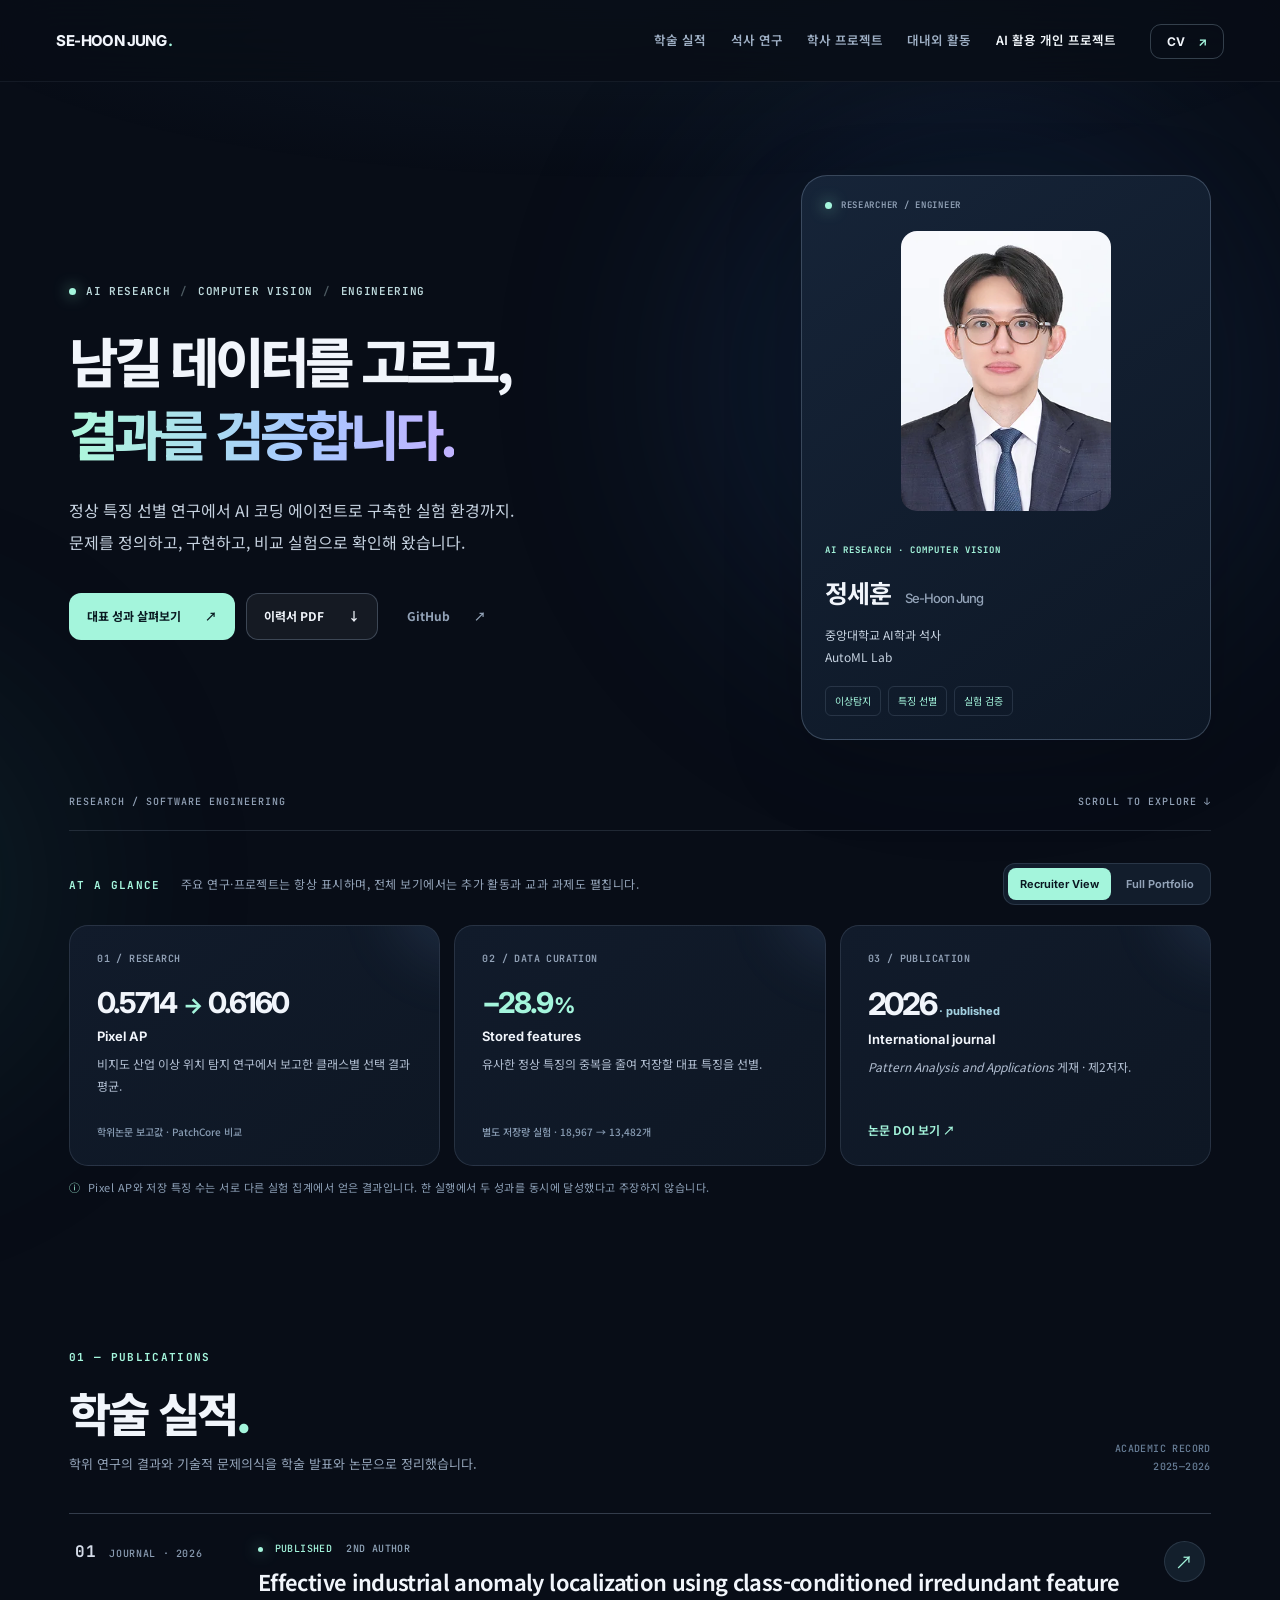
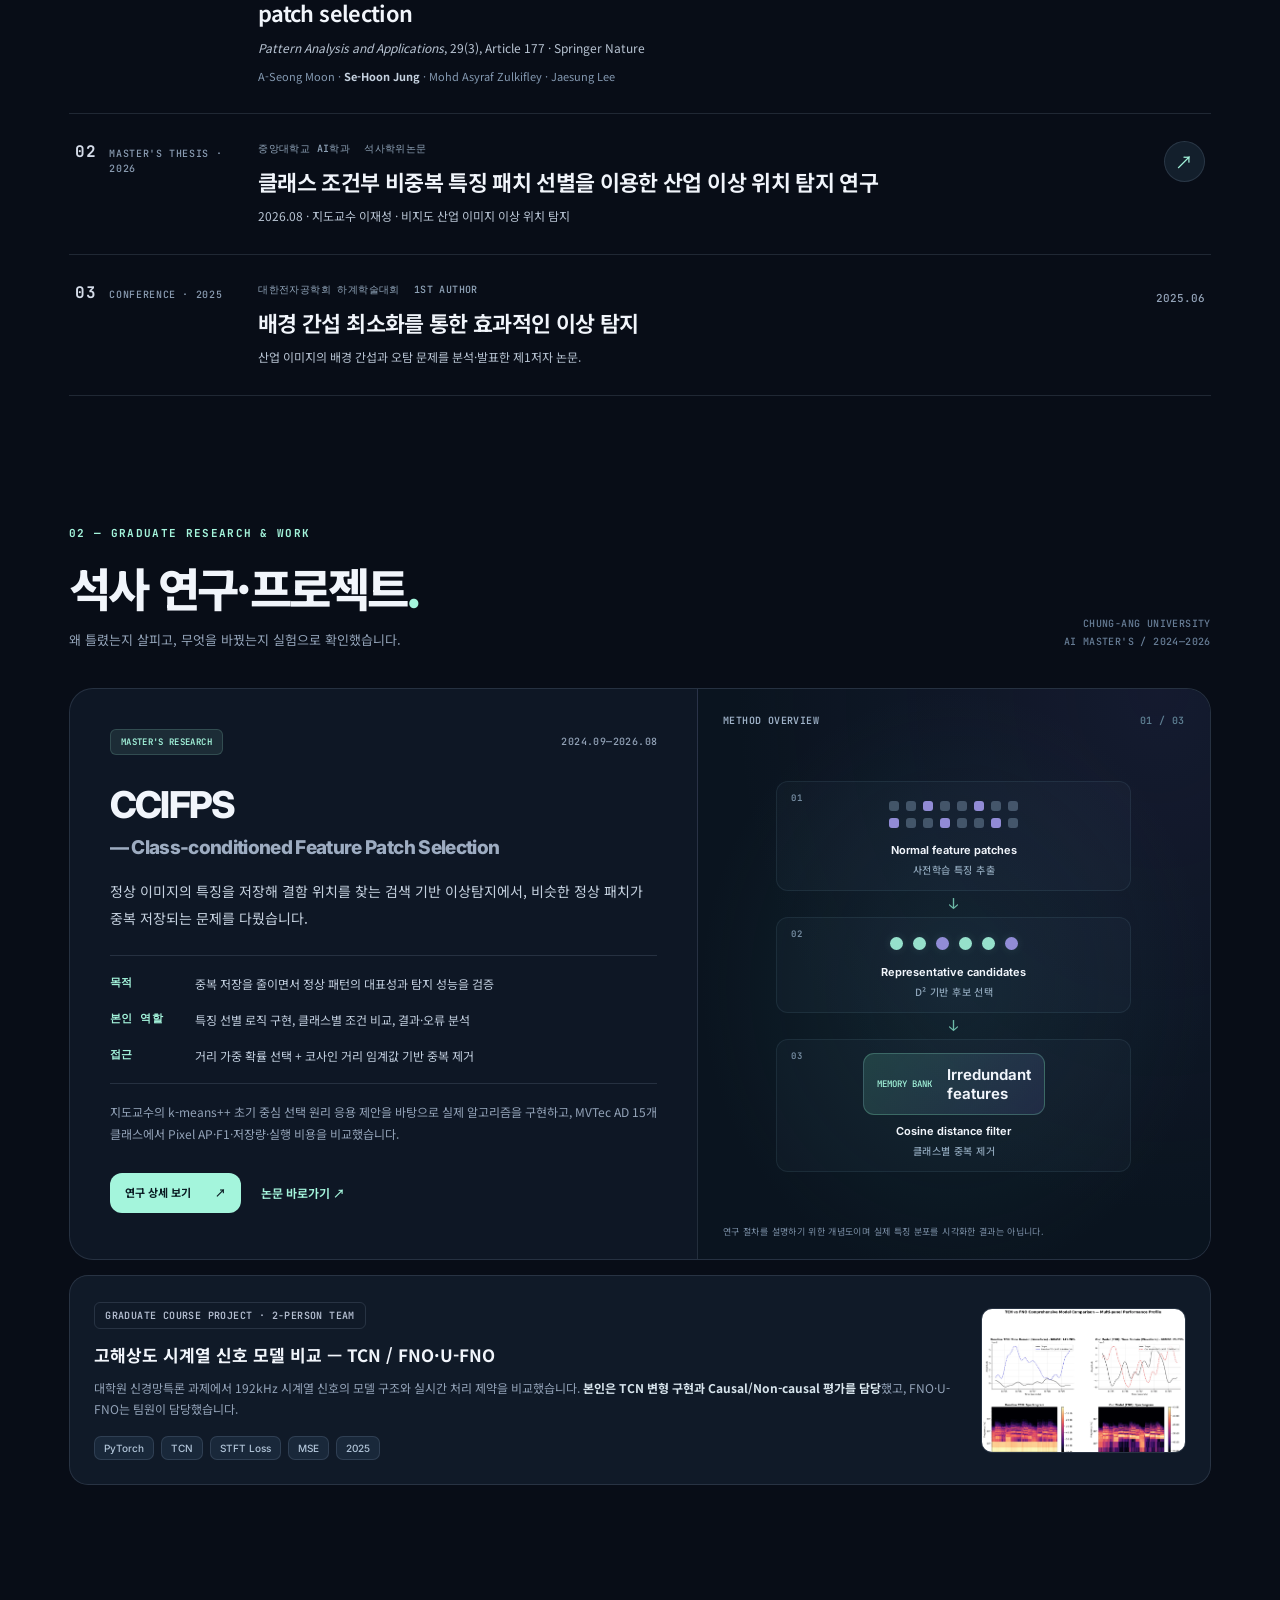
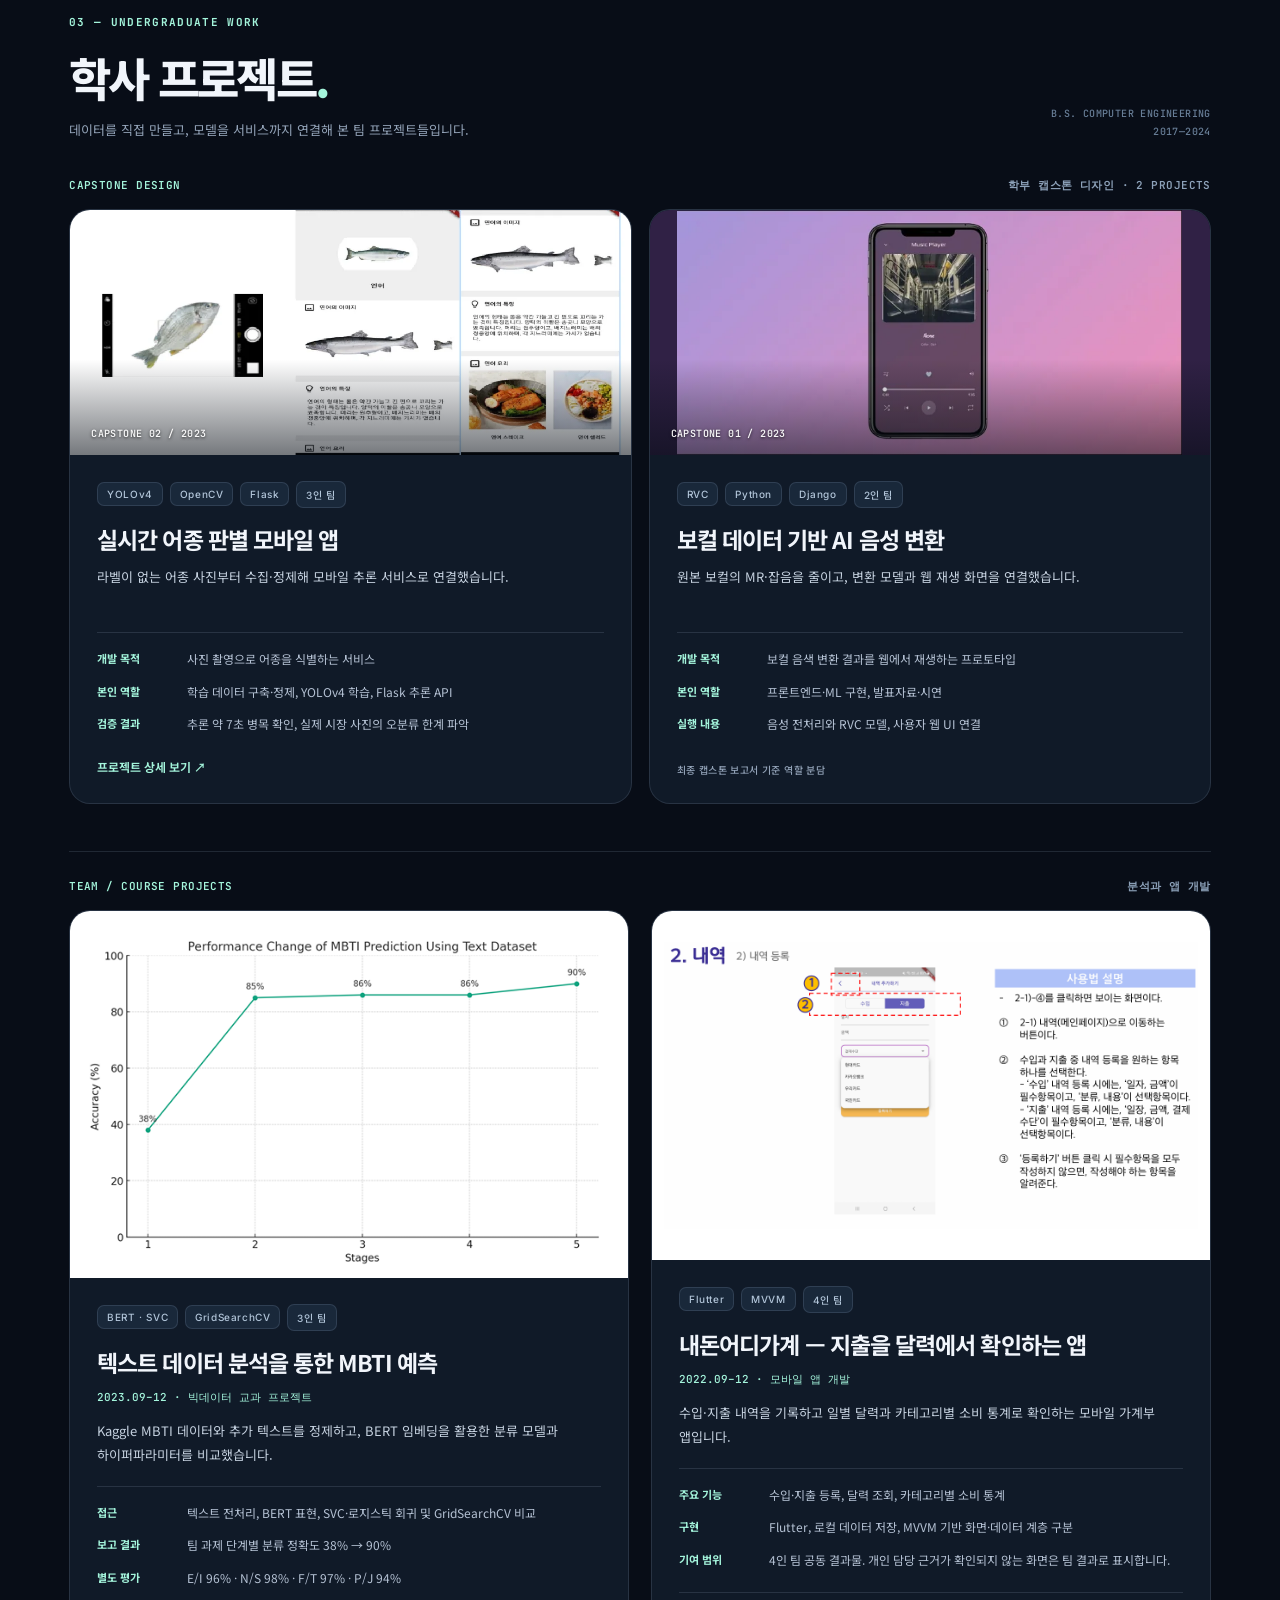
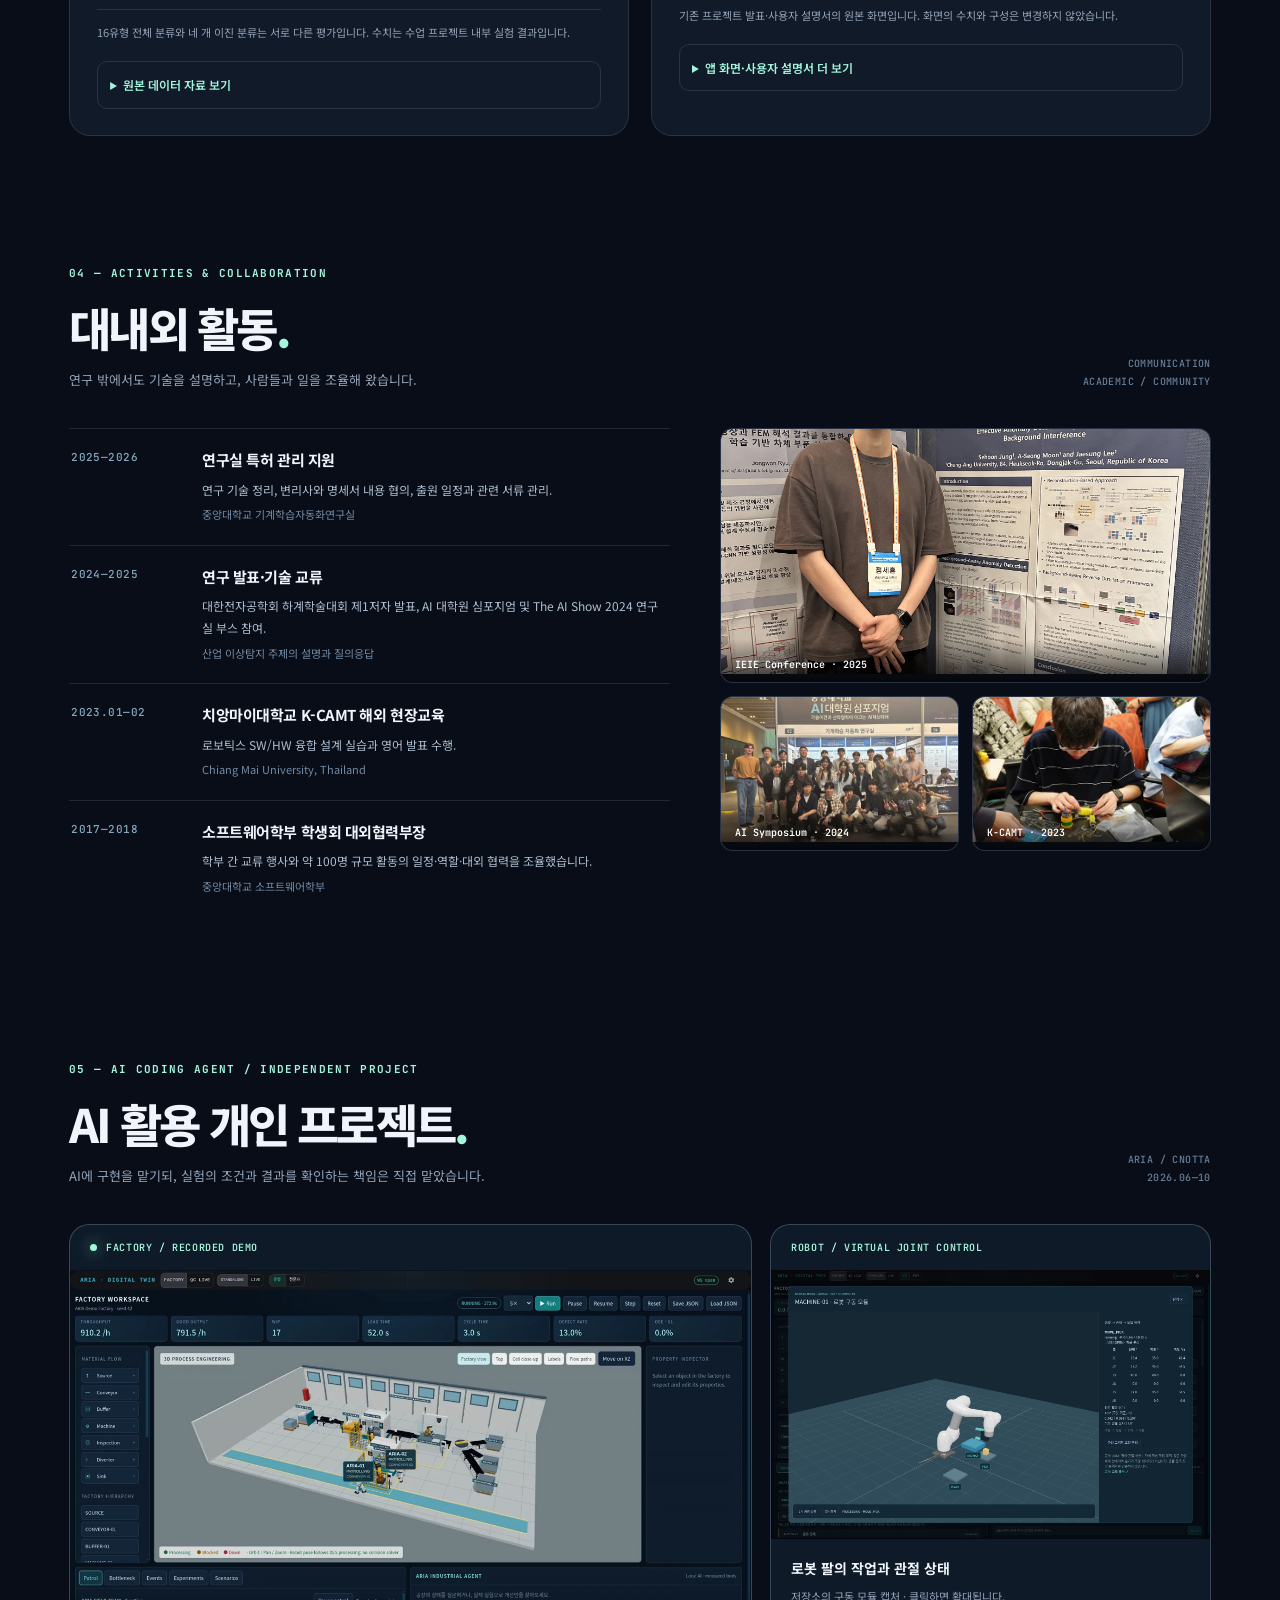
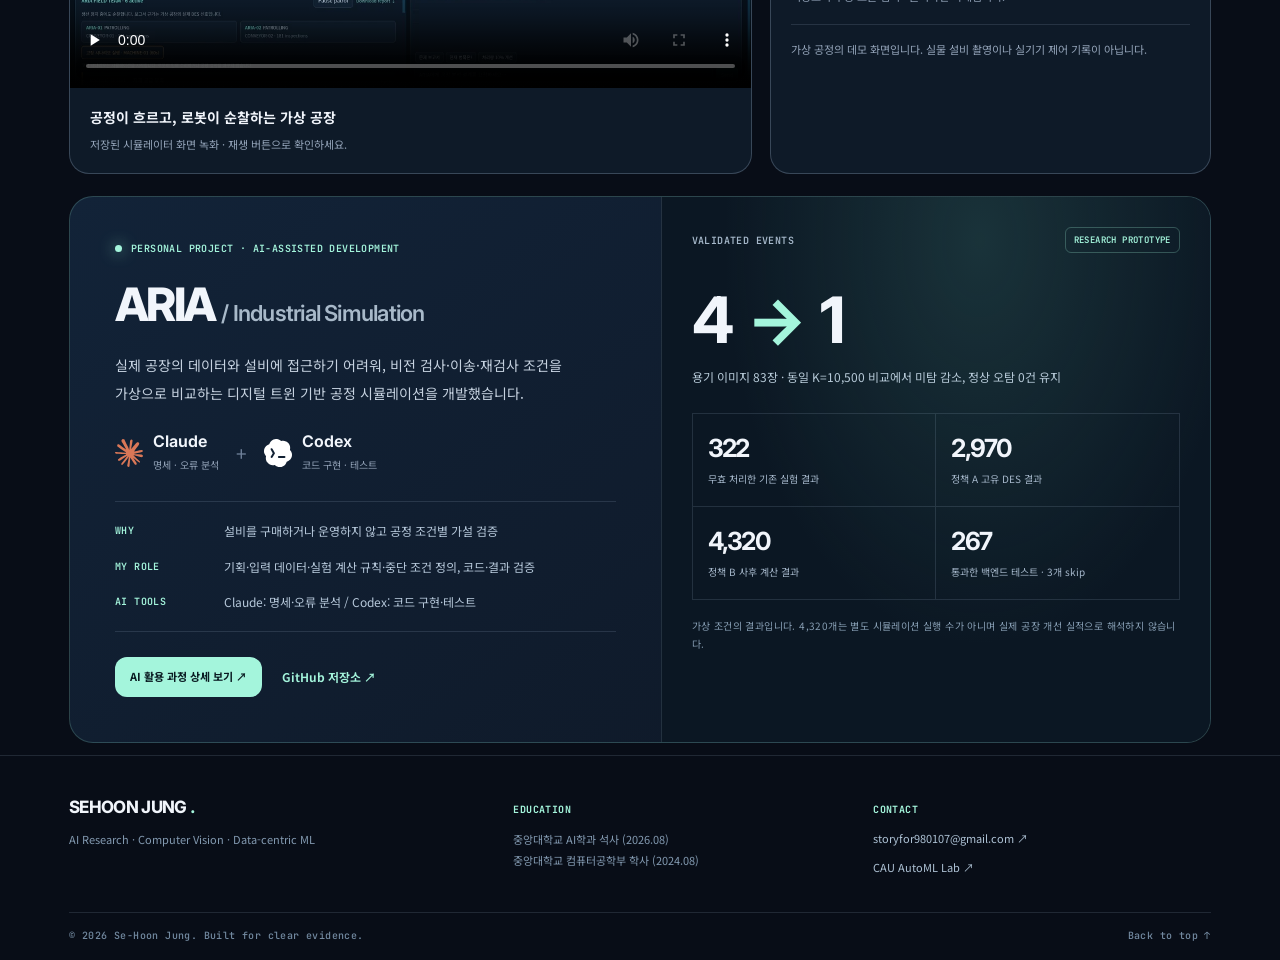
<file: index.html>
<!doctype html>
<html lang="ko" data-view="recruiter">
<head>
  <meta charset="utf-8">
  <meta name="viewport" content="width=device-width,initial-scale=1">
  <meta name="theme-color" content="#070d17">
  <meta name="description" content="정세훈 · AI Research & Computer Vision. 국제학술지, 석사 연구, 학사 캡스톤, AI 코딩 에이전트 활용 개인 프로젝트를 검증된 근거와 함께 소개합니다.">
  <meta property="og:type" content="website">
  <meta property="og:title" content="Se-Hoon Jung · AI Research Portfolio">
  <meta property="og:description" content="남길 데이터를 고르고, 결과를 검증합니다. AI Research · Data-centric Computer Vision · Experimental Validation">
  <meta property="og:url" content="https://jungsehoon-automl.github.io/JUNGSEHOON/">
  <meta property="og:image" content="https://jungsehoon-automl.github.io/JUNGSEHOON/assets/img/profile.webp">
  <meta name="twitter:card" content="summary">
  <link rel="canonical" href="https://jungsehoon-automl.github.io/JUNGSEHOON/">
  <link rel="icon" href="assets/favicon.svg" type="image/svg+xml">
  <link rel="preconnect" href="https://fonts.googleapis.com">
  <link rel="preconnect" href="https://fonts.gstatic.com" crossorigin>
  <link href="https://fonts.googleapis.com/css2?family=DM+Sans:wght@400;500;600;700;800&family=Inter:wght@400;500;600;700;800&family=JetBrains+Mono:wght@400;500;600&family=Noto+Sans+KR:wght@400;500;600;700;800;900&display=swap" rel="stylesheet">
  <link rel="stylesheet" href="style.css">
  <script defer src="script.js"></script>
  <title>Se-Hoon Jung | AI Research · Selected Work</title>
</head>
<body>
  <a class="skip-link" href="#main">본문 바로가기</a>
  <div class="ambient ambient-one" aria-hidden="true"></div>
  <div class="ambient ambient-two" aria-hidden="true"></div>
  <div id="scroll-indicator" aria-hidden="true"></div>
  <header class="site-header" id="top">
    <div class="nav-container">
      <a href="#top" class="brand" aria-label="정세훈 포트폴리오 처음으로"><span class="brand-name">SE-HOON JUNG<span class="brand-dot">.</span></span><span class="brand-caption">PORTFOLIO <span class="subtle">/ 2026</span></span></a>
      <button type="button" class="mobile-menu-toggle" id="menu-toggle" aria-expanded="false" aria-controls="main-nav" aria-label="메뉴 열기"><span></span><span></span><span></span></button>
      <nav class="main-nav" id="main-nav" aria-label="사이트 메뉴">
        <a href="#publications">학술 실적</a>
        <a href="#graduate">석사 연구</a>
        <a href="#undergraduate">학사 프로젝트</a>
        <a href="#activities">대내외 활동</a>
        <a href="#agent-project">AI 활용 개인 프로젝트</a>
      </nav>
      <div class="nav-actions">
        <a class="nav-cv" href="assets/resume.pdf" download="Sehoon_Jung_Resume.pdf">CV <span aria-hidden="true">↗</span></a>
      </div>
    </div>
  </header>

  <main id="main">
    <section class="hero section-wrap" id="hero" aria-labelledby="hero-title">
      <div class="hero-layout">
        <div class="hero-copy">
          <div class="eyebrow"><span class="live-dot"></span> AI RESEARCH <span class="eyebrow-sep">/</span> COMPUTER VISION <span class="eyebrow-sep">/</span> ENGINEERING</div>
          <h1 id="hero-title">남길 데이터를 고르고,<br><span class="text-gradient">결과를 검증합니다.</span></h1>
          <p class="hero-lead">정상 특징 선별 연구에서 AI 코딩 에이전트로 구축한 실험 환경까지.<br class="desktop-break"> 문제를 정의하고, 구현하고, 비교 실험으로 확인해 왔습니다.</p>

          <div class="hero-cta">
            <a class="button button-primary" href="#publications">대표 성과 살펴보기 <span aria-hidden="true">↗</span></a>
            <a class="button button-secondary" href="assets/resume.pdf" download="Sehoon_Jung_Resume.pdf">이력서 PDF <span aria-hidden="true">↓</span></a>
            <a class="button button-ghost" href="https://github.com/JUNGSEHOON-AutoML" target="_blank" rel="noopener noreferrer">GitHub <span aria-hidden="true">↗</span></a>
          </div>
        </div>
        <aside class="profile-card" aria-label="정세훈 연구자 프로필">
          <div class="profile-card-top"><span class="mini-dot"></span> RESEARCHER / ENGINEER</div>
          <img class="profile-portrait" src="assets/img/profile.webp" width="354" height="472" alt="정세훈 프로필 사진" fetchpriority="high">
          <div class="profile-card-copy"><span class="micro-label">AI RESEARCH · COMPUTER VISION</span><h2>정세훈 <span>Se-Hoon Jung</span></h2><p>중앙대학교 AI학과 석사<br>AutoML Lab</p><div class="profile-tags"><span>이상탐지</span><span>특징 선별</span><span>실험 검증</span></div></div>
        </aside>
      </div>
      <div class="hero-floor"><span>RESEARCH / SOFTWARE ENGINEERING</span><span>SCROLL TO EXPLORE <span aria-hidden="true">↓</span></span></div>
    </section>

    <section class="proof-section section-wrap" id="highlights" aria-label="대표 성과">
      <div class="view-toolbar"><div class="toolbar-copy"><span class="micro-label">AT A GLANCE</span><span class="toolbar-caption">주요 연구·프로젝트는 항상 표시하며, 전체 보기에서는 추가 활동과 교과 과제도 펼칩니다.</span></div><div class="mode-toggle" role="group" aria-label="포트폴리오 표시 방식"><button type="button" data-view-button="recruiter" aria-pressed="true">Recruiter View</button><button type="button" data-view-button="full" aria-pressed="false">Full Portfolio</button></div></div>
      <div class="proof-grid">
        <article class="proof-card"><span class="proof-kicker">01 / RESEARCH</span><div class="proof-value">0.5714 <span>→</span> 0.6160</div><h2>Pixel AP</h2><p>비지도 산업 이상 위치 탐지 연구에서 보고한 클래스별 선택 결과 평균.</p><span class="proof-footnote">학위논문 보고값 · PatchCore 비교</span></article>
        <article class="proof-card"><span class="proof-kicker">02 / DATA CURATION</span><div class="proof-value accent">−28.9<span>%</span></div><h2>Stored features</h2><p>유사한 정상 특징의 중복을 줄여 저장할 대표 특징을 선별.</p><span class="proof-footnote">별도 저장량 실험 · 18,967 → 13,482개</span></article>
        <article class="proof-card"><span class="proof-kicker">03 / PUBLICATION</span><div class="proof-value publication-value">2026<span class="proof-small"> · published</span></div><h2>International journal</h2><p><em>Pattern Analysis and Applications</em> 게재 · 제2저자.</p><a href="https://doi.org/10.1007/s10044-026-01762-4" target="_blank" rel="noopener noreferrer" class="text-link proof-link">논문 DOI 보기 <span aria-hidden="true">↗</span></a></article>
      </div>
      <p class="evidence-note"><span aria-hidden="true">ⓘ</span> Pixel AP와 저장 특징 수는 서로 다른 실험 집계에서 얻은 결과입니다. 한 실행에서 두 성과를 동시에 달성했다고 주장하지 않습니다.</p>
    </section>

    <section class="content-section section-wrap" id="publications" aria-labelledby="publication-title">
      <div class="section-heading"><div><span class="micro-label">01 — PUBLICATIONS</span><h2 id="publication-title">학술 실적<span class="heading-period">.</span></h2><p class="section-summary">학위 연구의 결과와 기술적 문제의식을 학술 발표와 논문으로 정리했습니다.</p></div><span class="section-side-note">ACADEMIC RECORD<br>2025—2026</span></div>
      <div class="publication-list">
        <article class="publication-row"><div class="publication-index"><span>01</span><small>JOURNAL · 2026</small></div><div class="publication-main"><div class="pub-topline"><span class="tiny-status"><span class="live-dot"></span> PUBLISHED</span><span>2ND AUTHOR</span></div><h3>Effective industrial anomaly localization using class-conditioned irredundant feature patch selection</h3><p><em>Pattern Analysis and Applications</em>, 29(3), Article 177 · Springer Nature</p><p class="pub-authors">A-Seong Moon · <strong>Se-Hoon Jung</strong> · Mohd Asyraf Zulkifley · Jaesung Lee</p></div><a class="circle-arrow" aria-label="국제학술지 논문 DOI 열기" href="https://doi.org/10.1007/s10044-026-01762-4" target="_blank" rel="noopener noreferrer">↗</a></article>
        <article class="publication-row"><div class="publication-index"><span>02</span><small>MASTER'S THESIS · 2026</small></div><div class="publication-main"><div class="pub-topline"><span>중앙대학교 AI학과</span><span>석사학위논문</span></div><h3>클래스 조건부 비중복 특징 패치 선별을 이용한 산업 이상 위치 탐지 연구</h3><p>2026.08 · 지도교수 이재성 · 비지도 산업 이미지 이상 위치 탐지</p></div><a class="circle-arrow" aria-label="석사학위논문 DOI 열기" href="https://doi.org/10.23169/cau.000000248490.11052.0285808" target="_blank" rel="noopener noreferrer">↗</a></article>
        <article class="publication-row"><div class="publication-index"><span>03</span><small>CONFERENCE · 2025</small></div><div class="publication-main"><div class="pub-topline"><span>대한전자공학회 하계학술대회</span><span>1ST AUTHOR</span></div><h3>배경 간섭 최소화를 통한 효과적인 이상 탐지</h3><p>산업 이미지의 배경 간섭과 오탐 문제를 분석·발표한 제1저자 논문.</p></div><div class="publication-nolink" aria-label="학술대회 발표 완료">2025.06</div></article>
      </div>
    </section>

    <section class="content-section section-wrap" id="graduate" aria-labelledby="graduate-title">
      <div class="section-heading"><div><span class="micro-label">02 — GRADUATE RESEARCH & WORK</span><h2 id="graduate-title">석사 연구·프로젝트<span class="heading-period">.</span></h2><p class="section-summary">왜 틀렸는지 살피고, 무엇을 바꿨는지 실험으로 확인했습니다.</p></div><span class="section-side-note">CHUNG-ANG UNIVERSITY<br>AI MASTER'S / 2024—2026</span></div>
      <article class="research-feature">
        <div class="research-feature-body"><div class="feature-meta"><span class="type-tag">MASTER'S RESEARCH</span><span>2024.09—2026.08</span></div><h3>CCIFPS <span>— Class-conditioned Feature Patch Selection</span></h3><p class="feature-description">정상 이미지의 특징을 저장해 결함 위치를 찾는 검색 기반 이상탐지에서, 비슷한 정상 패치가 중복 저장되는 문제를 다뤘습니다.</p><div class="research-facts"><div><span class="fact-label">목적</span><p>중복 저장을 줄이면서 정상 패턴의 대표성과 탐지 성능을 검증</p></div><div><span class="fact-label">본인 역할</span><p>특징 선별 로직 구현, 클래스별 조건 비교, 결과·오류 분석</p></div><div><span class="fact-label">접근</span><p>거리 가중 확률 선택 + 코사인 거리 임계값 기반 중복 제거</p></div></div><p class="feature-context">지도교수의 k-means++ 초기 중심 선택 원리 응용 제안을 바탕으로 실제 알고리즘을 구현하고, MVTec AD 15개 클래스에서 Pixel AP·F1·저장량·실행 비용을 비교했습니다.</p><div class="inline-actions"><a class="button button-primary compact" href="projects/ccifps.html">연구 상세 보기 <span aria-hidden="true">↗</span></a><a class="text-link" href="https://doi.org/10.1007/s10044-026-01762-4" target="_blank" rel="noopener noreferrer">논문 바로가기 ↗</a></div></div>
        <div class="research-feature-visual"><div class="visual-top"><span>METHOD OVERVIEW</span><span class="visual-counter">01 / 03</span></div><div class="pipeline-visual"><div class="pipeline-stage"><span class="pipeline-index">01</span><div class="pipeline-array raw-patches" aria-hidden="true"><i></i><i></i><i></i><i></i><i></i><i></i><i></i><i></i><i></i><i></i><i></i><i></i><i></i><i></i><i></i><i></i></div><strong>Normal feature patches</strong><small>사전학습 특징 추출</small></div><div class="pipeline-divider" aria-hidden="true">↓</div><div class="pipeline-stage"><span class="pipeline-index">02</span><div class="pipeline-array selected-patches" aria-hidden="true"><i></i><i></i><i></i><i></i><i></i><i></i></div><strong>Representative candidates</strong><small>D² 기반 후보 선택</small></div><div class="pipeline-divider" aria-hidden="true">↓</div><div class="pipeline-stage last"><span class="pipeline-index">03</span><div class="final-bank"><span>MEMORY BANK</span><strong>Irredundant<br>features</strong></div><strong>Cosine distance filter</strong><small>클래스별 중복 제거</small></div></div><p class="visual-disclaimer">연구 절차를 설명하기 위한 개념도이며 실제 특징 분포를 시각화한 결과는 아닙니다.</p></div>
      </article>
      <article class="graduate-course-card"><div><span class="type-tag ghost-tag">GRADUATE COURSE PROJECT · 2-PERSON TEAM</span><h3>고해상도 시계열 신호 모델 비교 — TCN / FNO·U-FNO</h3><p>대학원 신경망특론 과제에서 192kHz 시계열 신호의 모델 구조와 실시간 처리 제약을 비교했습니다. <strong>본인은 TCN 변형 구현과 Causal/Non-causal 평가를 담당</strong>했고, FNO·U-FNO는 팀원이 담당했습니다.</p><div class="chip-row"><span>PyTorch</span><span>TCN</span><span>STFT Loss</span><span>MSE</span><span>2025</span></div></div><img src="assets/img/projects/tcn-analysis.webp" loading="lazy" alt="시계열 모델 변형 비교 실험의 결과 그래프" width="1700" height="2327"></article>
    </section>

    <section class="content-section section-wrap" id="undergraduate" aria-labelledby="undergrad-title">
      <div class="section-heading"><div><span class="micro-label">03 — UNDERGRADUATE WORK</span><h2 id="undergrad-title">학사 프로젝트<span class="heading-period">.</span></h2><p class="section-summary">데이터를 직접 만들고, 모델을 서비스까지 연결해 본 팀 프로젝트들입니다.</p></div><span class="section-side-note">B.S. COMPUTER ENGINEERING<br>2017—2024</span></div>
      <div class="subsection-label"><span>CAPSTONE DESIGN</span><span>학부 캡스톤 디자인 · 2 PROJECTS</span></div>
      <div class="capstone-grid">
        <article class="work-card"><div class="work-image"><img src="assets/img/projects/fish-app.webp" loading="lazy" alt="어종 판별 모바일 앱 결과 화면과 어종 이미지" width="1004" height="537"><span class="work-image-id">CAPSTONE 02 / 2023</span></div><div class="work-body"><div class="project-chips"><span>YOLOv4</span><span>OpenCV</span><span>Flask</span><span>3인 팀</span></div><h3>실시간 어종 판별 모바일 앱</h3><p class="work-lead">라벨이 없는 어종 사진부터 수집·정제해 모바일 추론 서비스로 연결했습니다.</p><dl class="role-summary"><div><dt>개발 목적</dt><dd>사진 촬영으로 어종을 식별하는 서비스</dd></div><div><dt>본인 역할</dt><dd>학습 데이터 구축·정제, YOLOv4 학습, Flask 추론 API</dd></div><div><dt>검증 결과</dt><dd>추론 약 7초 병목 확인, 실제 시장 사진의 오분류 한계 파악</dd></div></dl><a class="text-link" href="projects/fish-app.html">프로젝트 상세 보기 <span aria-hidden="true">↗</span></a></div></article>
        <article class="work-card"><div class="work-image voice-work-image"><img src="assets/img/projects/rvc-app.webp" loading="lazy" alt="RVC 음색 변환 웹 앱의 음악 재생 화면" width="721" height="350"><span class="work-image-id">CAPSTONE 01 / 2023</span></div><div class="work-body"><div class="project-chips"><span>RVC</span><span>Python</span><span>Django</span><span>2인 팀</span></div><h3>보컬 데이터 기반 AI 음성 변환</h3><p class="work-lead">원본 보컬의 MR·잡음을 줄이고, 변환 모델과 웹 재생 화면을 연결했습니다.</p><dl class="role-summary"><div><dt>개발 목적</dt><dd>보컬 음색 변환 결과를 웹에서 재생하는 프로토타입</dd></div><div><dt>본인 역할</dt><dd>프론트엔드·ML 구현, 발표자료·시연</dd></div><div><dt>실행 내용</dt><dd>음성 전처리와 RVC 모델, 사용자 웹 UI 연결</dd></div></dl><span class="work-muted-note">최종 캡스톤 보고서 기준 역할 분담</span></div></article>
      </div>
      <div class="subsection-label course-label"><span>TEAM / COURSE PROJECTS</span><span>분석과 앱 개발</span></div>
      <div class="course-project-grid">
        <article class="work-card course-card" id="project-mbti"><div class="course-image"><img src="assets/img/projects/mbti-original.webp" width="619" height="397" loading="lazy" alt="MBTI 예측 단계별 정확도 원본 그래프: 38%, 85%, 86%, 86%, 90%" data-enlarge></div><div class="work-body"><div class="project-chips"><span>BERT · SVC</span><span>GridSearchCV</span><span>3인 팀</span></div><h3>텍스트 데이터 분석을 통한 MBTI 예측</h3><p class="course-period">2023.09–12 · 빅데이터 교과 프로젝트</p><p class="work-lead">Kaggle MBTI 데이터와 추가 텍스트를 정제하고, BERT 임베딩을 활용한 분류 모델과 하이퍼파라미터를 비교했습니다.</p><dl class="role-summary"><div><dt>접근</dt><dd>텍스트 전처리, BERT 표현, SVC·로지스틱 회귀 및 GridSearchCV 비교</dd></div><div><dt>보고 결과</dt><dd>팀 과제 단계별 분류 정확도 38% → 90%</dd></div><div><dt>별도 평가</dt><dd>E/I 96% · N/S 98% · F/T 97% · P/J 94%</dd></div></dl><p class="course-note">16유형 전체 분류와 네 개 이진 분류는 서로 다른 평가입니다. 수치는 수업 프로젝트 내부 실험 결과입니다.</p><details class="course-gallery"><summary>원본 데이터 자료 보기</summary><img src="assets/img/projects/mbti-data-original.webp" loading="lazy" alt="MBTI 프로젝트 원본 데이터 자료" data-enlarge></details></div></article>
        <article class="work-card course-card" id="project-kakeibo"><div class="course-image"><img src="assets/img/projects/kakeibo-manual-1.webp" width="1244" height="668" loading="lazy" alt="내돈어디가계 사용자 설명서 원본: 수입·지출 내역 등록 화면" data-enlarge></div><div class="work-body"><div class="project-chips"><span>Flutter</span><span>MVVM</span><span>4인 팀</span></div><h3>내돈어디가계 — 지출을 달력에서 확인하는 앱</h3><p class="course-period">2022.09–12 · 모바일 앱 개발</p><p class="work-lead">수입·지출 내역을 기록하고 일별 달력과 카테고리별 소비 통계로 확인하는 모바일 가계부 앱입니다.</p><dl class="role-summary"><div><dt>주요 기능</dt><dd>수입·지출 등록, 달력 조회, 카테고리별 소비 통계</dd></div><div><dt>구현</dt><dd>Flutter, 로컬 데이터 저장, MVVM 기반 화면·데이터 계층 구분</dd></div><div><dt>기여 범위</dt><dd>4인 팀 공동 결과물. 개인 담당 근거가 확인되지 않는 화면은 팀 결과로 표시합니다.</dd></div></dl><p class="course-note">기존 프로젝트 발표·사용자 설명서의 원본 화면입니다. 화면의 수치와 구성은 변경하지 않았습니다.</p><details class="course-gallery"><summary>앱 화면·사용자 설명서 더 보기</summary><div class="course-gallery-grid"><img src="assets/img/projects/kakeibo-manual-2.webp" loading="lazy" alt="내돈어디가계 원본 사용자 설명서 화면 2" data-enlarge><img src="assets/img/projects/kakeibo-manual-3.webp" loading="lazy" alt="내돈어디가계 원본 사용자 설명서 화면 3" data-enlarge><img src="assets/img/projects/kakeibo-manual-4.webp" loading="lazy" alt="내돈어디가계 원본 사용자 설명서 화면 4" data-enlarge><img src="assets/img/projects/kakeibo-manual-5.webp" loading="lazy" alt="내돈어디가계 원본 사용자 설명서 화면 5" data-enlarge><img src="assets/img/projects/kakeibo-manual-6.webp" loading="lazy" alt="내돈어디가계 원본 사용자 설명서 화면 6" data-enlarge></div></details></div></article>
      </div>
      <div class="subsection-label team-label"><span>MORE COURSE WORK</span><span>융합 IoT 설계</span></div>
      <div class="undergrad-team-grid">
        <article class="archive-card"><div class="archive-icon" aria-hidden="true"><svg viewBox="0 0 300 180"><g fill="none" stroke="#84b6da" stroke-width="2"><path d="M150 76q-25-29-50 0m100 0q-25-29-50 0"/><circle cx="150" cy="86" r="7" fill="#9df1df" stroke="none"/><path d="M100 122q50-70 100 0 M69 146q81-124 162 0" opacity=".7"/><circle cx="64" cy="50" r="5"/><circle cx="248" cy="50" r="5"/><circle cx="47" cy="130" r="5"/><circle cx="249" cy="142" r="5"/></g></svg></div><div class="archive-copy"><span>학부 · 융합 IoT 설계 · 4인 팀</span><h3>Wi-Fi RSSI 기반 위치 추정</h3><p>수집 위치와 기기에 따라 달라지는 Wi-Fi 신호를 이용한 실내 구역 판별 실험.</p><div class="archive-details"><b>목적</b> Wi-Fi 세기로 실내 9개 구역 구분<br><b>참여</b> RSSI 수집·실험·결과 분석<br><b>한계</b> 중앙 구역 등에서 환경 변화에 따른 오인식 확인</div></div></article>
      </div>
    </section>

    <section class="content-section section-wrap" id="activities" aria-labelledby="activity-title">
      <div class="section-heading"><div><span class="micro-label">04 — ACTIVITIES & COLLABORATION</span><h2 id="activity-title">대내외 활동<span class="heading-period">.</span></h2><p class="section-summary">연구 밖에서도 기술을 설명하고, 사람들과 일을 조율해 왔습니다.</p></div><span class="section-side-note">COMMUNICATION<br>ACADEMIC / COMMUNITY</span></div>
      <div class="activity-layout">
        <div class="activity-list">
          <article class="activity-item"><div class="activity-date">2025—2026</div><div><h3>연구실 특허 관리 지원</h3><p>연구 기술 정리, 변리사와 명세서 내용 협의, 출원 일정과 관련 서류 관리.</p><small>중앙대학교 기계학습자동화연구실</small></div></article>
          <article class="activity-item"><div class="activity-date">2024—2025</div><div><h3>연구 발표·기술 교류</h3><p>대한전자공학회 하계학술대회 제1저자 발표, AI 대학원 심포지엄 및 The AI Show 2024 연구실 부스 참여.</p><small>산업 이상탐지 주제의 설명과 질의응답</small></div></article>
          <article class="activity-item"><div class="activity-date">2023.01—02</div><div><h3>치앙마이대학교 K-CAMT 해외 현장교육</h3><p>로보틱스 SW/HW 융합 설계 실습과 영어 발표 수행.</p><small>Chiang Mai University, Thailand</small></div></article>
          <article class="activity-item"><div class="activity-date">2017—2018</div><div><h3>소프트웨어학부 학생회 대외협력부장</h3><p>학부 간 교류 행사와 약 100명 규모 활동의 일정·역할·대외 협력을 조율했습니다.</p><small>중앙대학교 소프트웨어학부</small></div></article>
          <article class="activity-item full-only"><div class="activity-date">2018</div><div><h3>초등학생 프로그래밍 교육 봉사</h3><p>프로그래밍 기초 교육을 지원했습니다.</p><small>대방초등학교</small></div></article>
        </div>
        <div class="activity-media"><figure><img src="assets/img/events/conference.webp" alt="대한전자공학회 하계학술대회 현장에서 포스터를 발표하는 모습" loading="lazy" width="1800" height="1350"><figcaption>IEIE Conference · 2025</figcaption></figure><div class="two-photo-grid"><figure><img src="assets/img/events/symposium.webp" alt="중앙대학교 AI 대학원 심포지엄 단체 사진" loading="lazy" width="1280" height="960"><figcaption>AI Symposium · 2024</figcaption></figure><figure><img src="assets/img/events/chiangmai-robotics.webp" alt="치앙마이 로보틱스 실습 현장" loading="lazy" width="543" height="405"><figcaption>K-CAMT · 2023</figcaption></figure></div></div>
      </div>
    </section>

    <section class="content-section section-wrap independent-section" id="agent-project" aria-labelledby="agent-title">
      <div class="section-heading"><div><span class="micro-label">05 — AI CODING AGENT / INDEPENDENT PROJECT</span><h2 id="agent-title">AI 활용 개인 프로젝트<span class="heading-period">.</span></h2><p class="section-summary">AI에 구현을 맡기되, 실험의 조건과 결과를 확인하는 책임은 직접 맡았습니다.</p></div><span class="section-side-note">ARIA / CNOTTA<br>2026.06—10</span></div>
      <div class="aria-showcase">
        <figure class="aria-film"><div class="media-label"><span class="mini-dot"></span> FACTORY / RECORDED DEMO</div><video controls playsinline preload="none" poster="assets/img/projects/aria-factory.webp" aria-label="ARIA 가상 공장 가동과 순찰 로봇 녹화"><source src="assets/media/aria-factory.mp4" type="video/mp4">브라우저에서 영상을 재생할 수 없습니다. <a href="assets/media/aria-factory.mp4">공장 영상 열기</a></video><figcaption><strong>공정이 흐르고, 로봇이 순찰하는 가상 공장</strong><span>저장된 시뮬레이터 화면 녹화 · 재생 버튼으로 확인하세요.</span></figcaption></figure>
        <figure class="aria-robot"><div class="media-label">ROBOT / VIRTUAL JOINT CONTROL</div><img src="assets/img/projects/aria-robot.webp" width="1600" height="981" loading="lazy" alt="ARIA 로봇 구동 모듈: 가상 로봇 팔과 관절 상태, 작업 단계 화면" data-enlarge><figcaption><strong>로봇 팔의 작업과 관절 상태</strong><span>저장소의 구동 모듈 캡처 · 클릭하면 확대됩니다.</span></figcaption><p class="media-note">가상 공정의 데모 화면입니다. 실물 설비 촬영이나 실기기 제어 기록이 아닙니다.</p></figure>
      </div>
      <div class="agent-feature"><div class="agent-main"><div class="agent-lead-tag"><span class="live-dot"></span> PERSONAL PROJECT · AI-ASSISTED DEVELOPMENT</div><h3>ARIA <span>/ Industrial Simulation</span></h3><p class="agent-intro">실제 공장의 데이터와 설비에 접근하기 어려워, 비전 검사·이송·재검사 조건을 가상으로 비교하는 디지털 트윈 기반 공정 시뮬레이션을 개발했습니다.</p><div class="agent-tools" aria-label="프로젝트에 활용한 AI 도구"><div class="agent-tool"><img src="assets/brand/claude.svg" width="28" height="28" alt=""><div><strong>Claude</strong><span>명세 · 오류 분석</span></div></div><span class="agent-tool-plus" aria-hidden="true">+</span><div class="agent-tool"><img class="codex-logo" src="assets/brand/codex.svg" width="28" height="28" alt=""><div><strong>Codex</strong><span>코드 구현 · 테스트</span></div></div></div><div class="agent-roles"><div><span>WHY</span><p>설비를 구매하거나 운영하지 않고 공정 조건별 가설 검증</p></div><div><span>MY ROLE</span><p>기획·입력 데이터·실험 계산 규칙·중단 조건 정의, 코드·결과 검증</p></div><div><span>AI TOOLS</span><p>Claude: 명세·오류 분석 / Codex: 코드 구현·테스트</p></div></div><div class="agent-links"><a class="button button-primary compact" href="projects/aria.html">AI 활용 과정 상세 보기 ↗</a><a class="text-link" href="https://github.com/JUNGSEHOON-AutoML/Aria-virual-industrial" target="_blank" rel="noopener noreferrer">GitHub 저장소 ↗</a></div></div><div class="agent-proof"><div class="agent-proof-head"><span>VALIDATED EVENTS</span><span class="agent-proof-badge">RESEARCH PROTOTYPE</span></div><div class="agent-metric"><strong>4 <span>→</span> 1</strong><p>용기 이미지 83장 · 동일 K=10,500 비교에서 미탐 감소, 정상 오탐 0건 유지</p></div><div class="agent-proof-grid"><div><strong>322</strong><span>무효 처리한 기존 실험 결과</span></div><div><strong>2,970</strong><span>정책 A 고유 DES 결과</span></div><div><strong>4,320</strong><span>정책 B 사후 계산 결과</span></div><div><strong>267</strong><span>통과한 백엔드 테스트 · 3개 skip</span></div></div><p class="agent-boundary">가상 조건의 결과입니다. 4,320개는 별도 시뮬레이션 실행 수가 아니며 실제 공장 개선 실적으로 해석하지 않습니다.</p></div></div>
    </section>


  </main>

  <footer class="site-footer section-wrap" id="contact"><div class="footer-grid"><div><a href="#top" class="footer-brand">SEHOON JUNG <span class="heading-period">.</span></a><p>AI Research · Computer Vision · Data-centric ML</p></div><div><span>EDUCATION</span><p>중앙대학교 AI학과 석사 (2026.08)<br>중앙대학교 컴퓨터공학부 학사 (2024.08)</p></div><div><span>CONTACT</span><a href="mailto:storyfor980107@gmail.com">storyfor980107@gmail.com ↗</a><a href="http://ml.cau.ac.kr/" target="_blank" rel="noopener noreferrer">CAU AutoML Lab ↗</a></div></div><div class="footer-bottom"><span>© 2026 Se-Hoon Jung. Built for clear evidence.</span><a href="#top">Back to top ↑</a></div></footer>
</body>
</html>
</file>
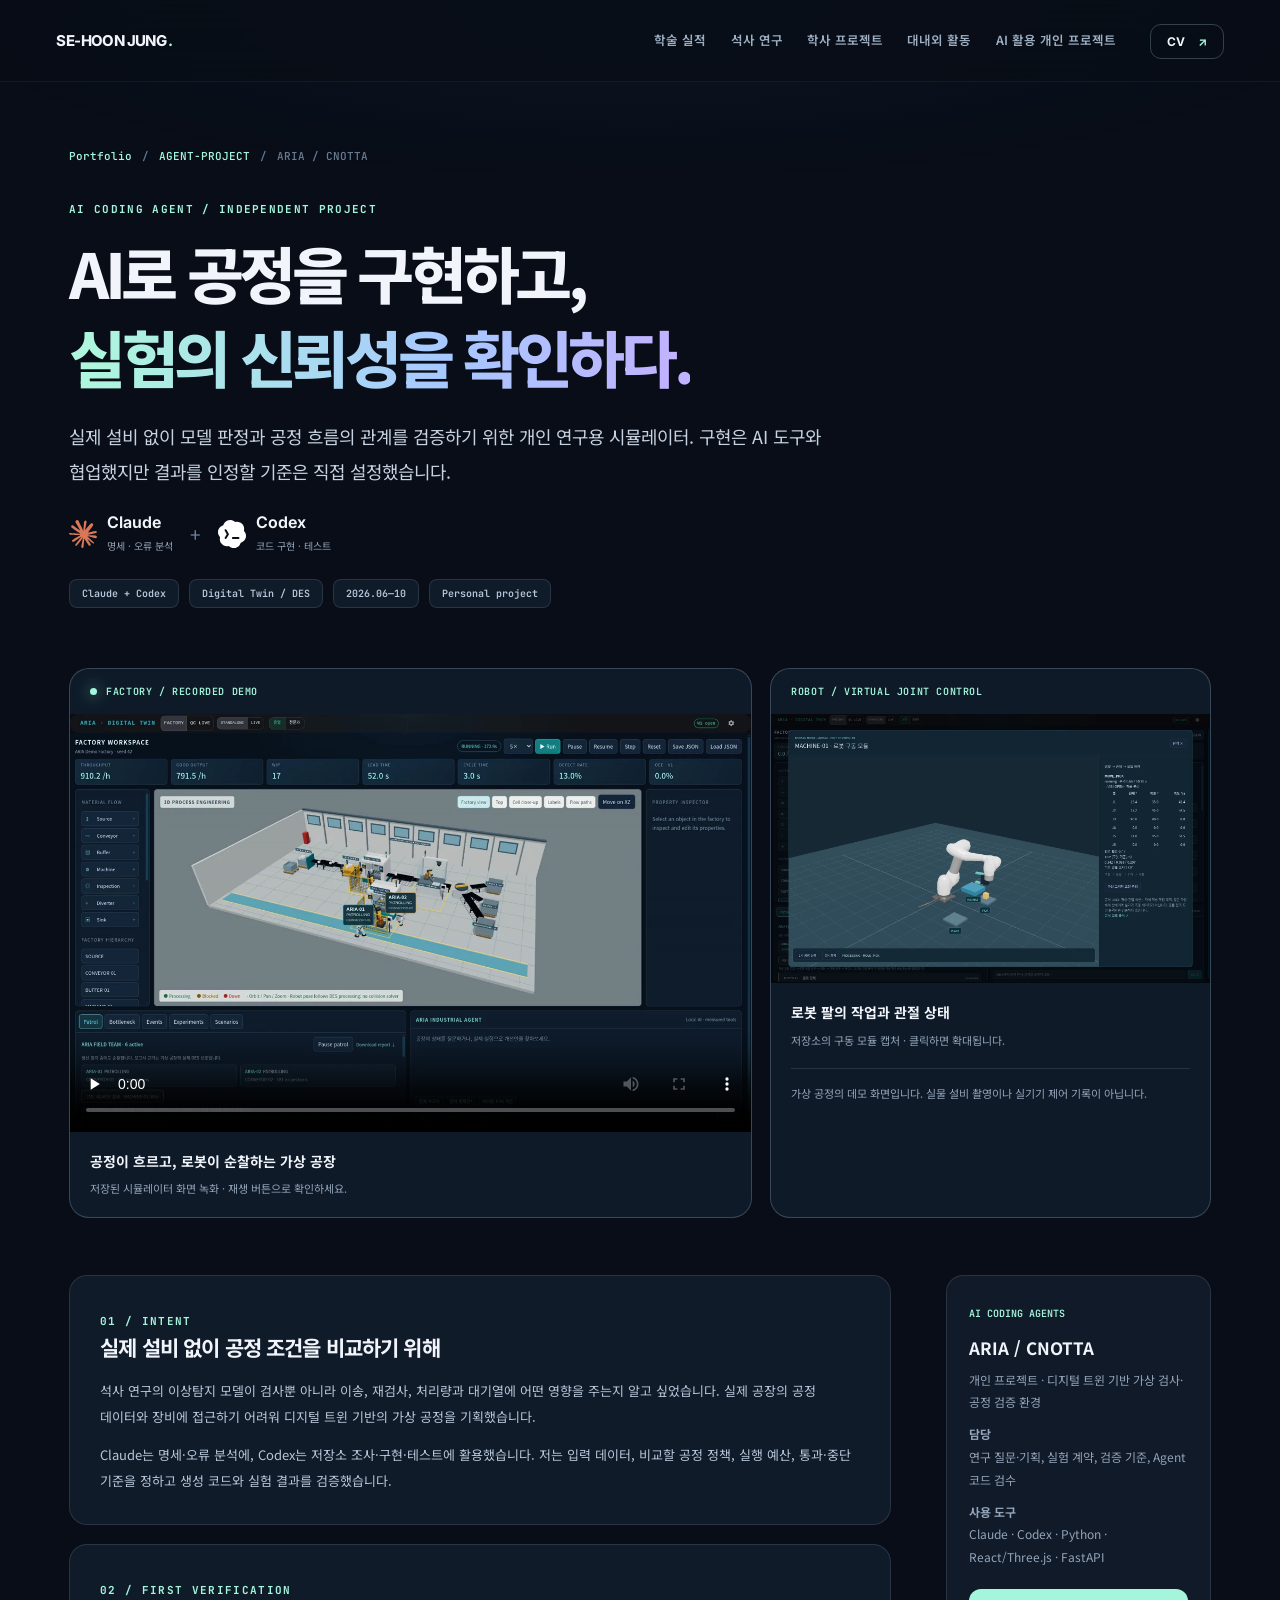
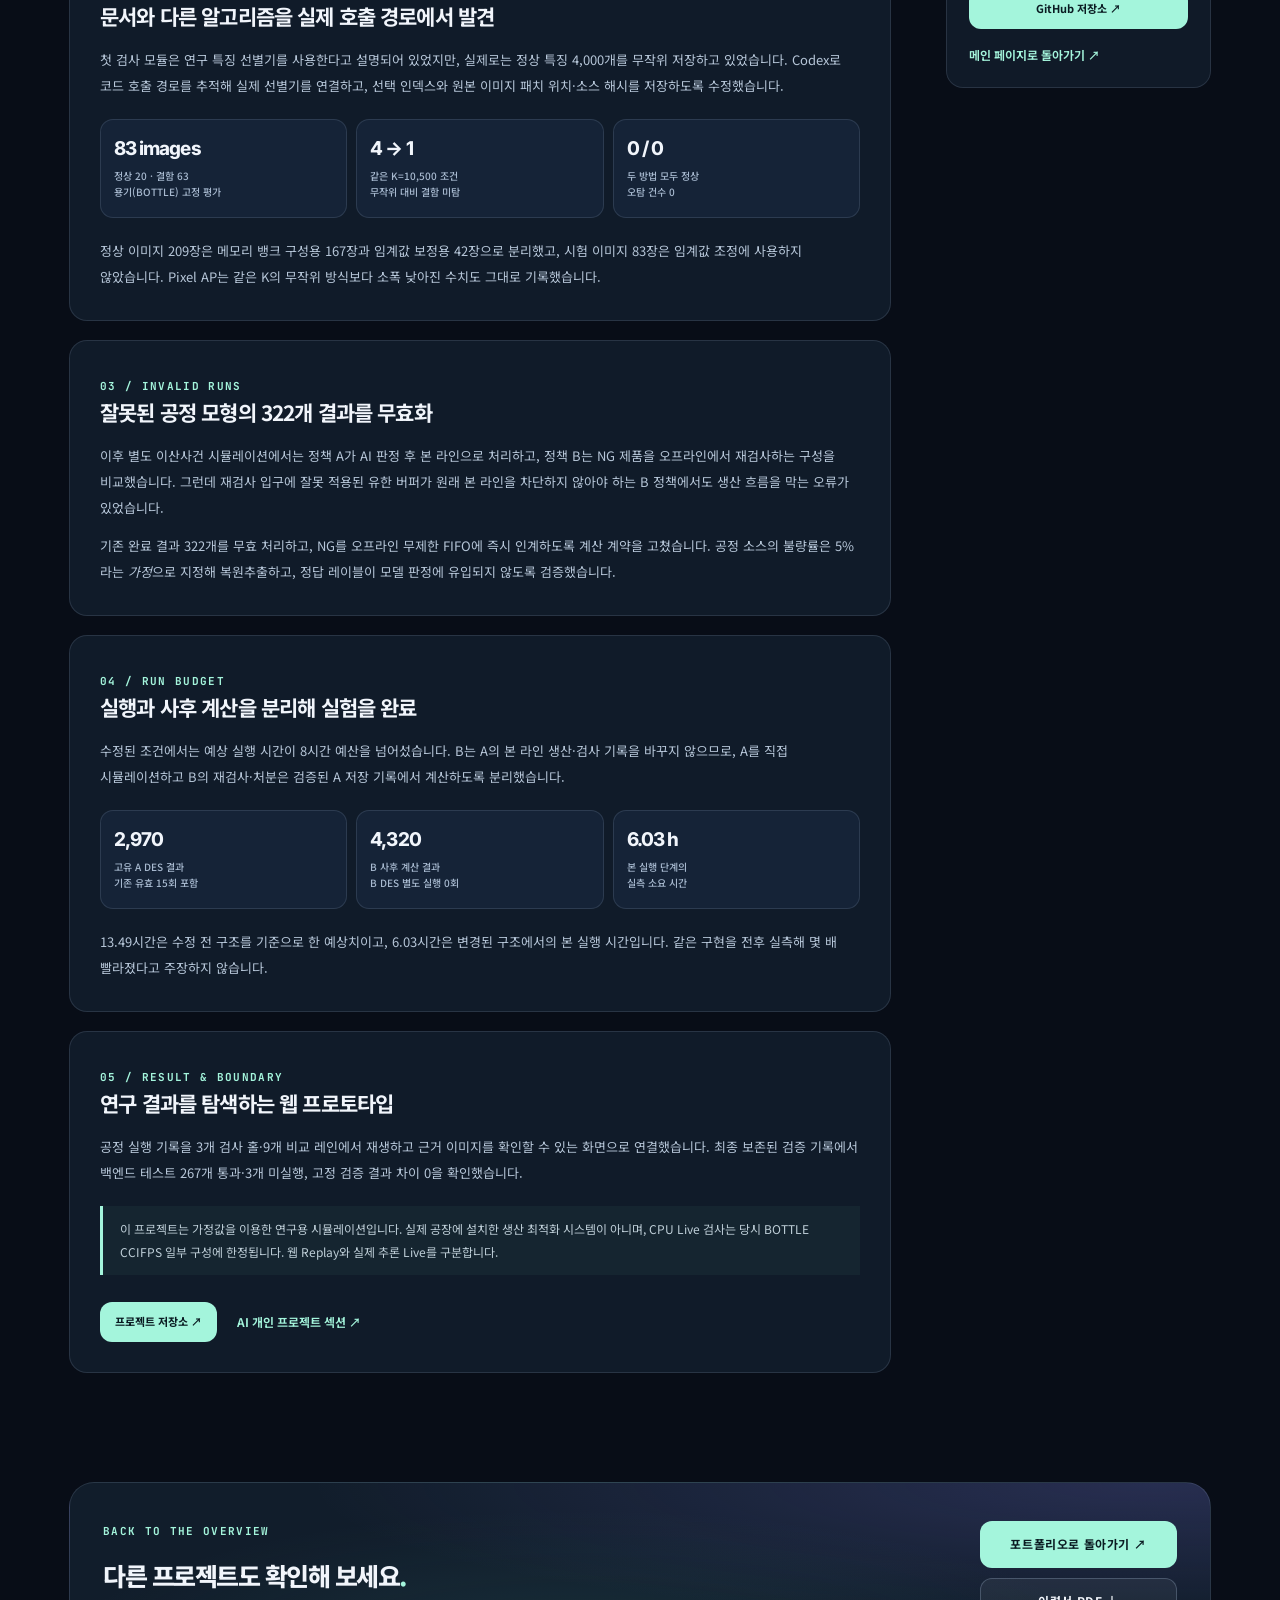
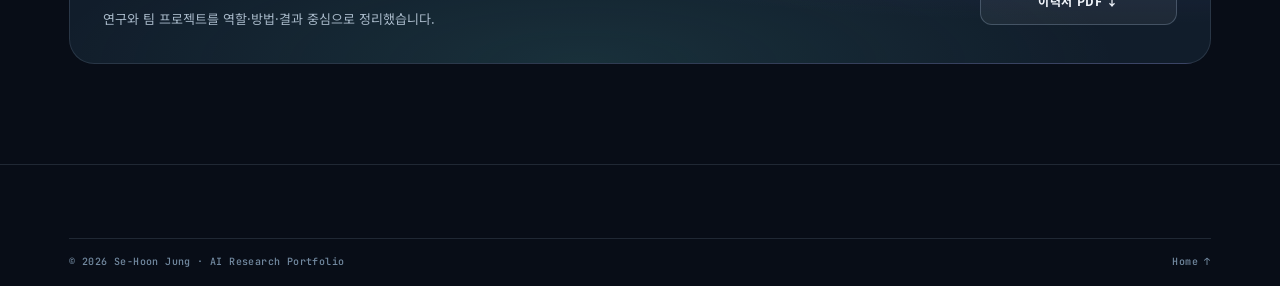
<file: projects/aria.html>
<!doctype html><html lang="ko" data-view="recruiter"><head><meta charset="utf-8"><meta name="viewport" content="width=device-width,initial-scale=1"><meta name="theme-color" content="#070d17"><meta name="description" content="Claude와 Codex를 활용해 설계한 디지털 트윈 기반 공정 시뮬레이션. 실행 계약·실험 조건·Agent 구현 검증."><meta property="og:type" content="article"><meta property="og:title" content="ARIA / CNOTTA | Se-Hoon Jung"><meta property="og:description" content="Claude와 Codex를 활용해 설계한 디지털 트윈 기반 공정 시뮬레이션. 실행 계약·실험 조건·Agent 구현 검증."><meta name="twitter:card" content="summary"><link rel="icon" type="image/svg+xml" href="../assets/favicon.svg"><link rel="preconnect" href="https://fonts.googleapis.com"><link rel="preconnect" href="https://fonts.gstatic.com" crossorigin><link href="https://fonts.googleapis.com/css2?family=Inter:wght@400;500;600;700;800&family=JetBrains+Mono:wght@400;500;600&family=Noto+Sans+KR:wght@400;500;600;700;800;900&display=swap" rel="stylesheet"><link rel="stylesheet" href="../style.css"><script defer src="../script.js"></script><title>ARIA / CNOTTA | Se-Hoon Jung</title></head><body class="detail-page"><a class="skip-link" href="#main">본문 바로가기</a><div id="scroll-indicator" aria-hidden="true"></div><header class="site-header"><div class="nav-container"><a href="../index.html#top" class="brand" aria-label="포트폴리오 홈으로"><span class="brand-name">SE-HOON JUNG<span class="brand-dot">.</span></span><span class="brand-caption">CASE STUDY / 2026</span></a><button type="button" class="mobile-menu-toggle" id="menu-toggle" aria-expanded="false" aria-controls="main-nav" aria-label="메뉴 열기"><span></span><span></span><span></span></button><nav class="main-nav" id="main-nav" aria-label="사이트 메뉴"><a href="../index.html#publications">학술 실적</a><a href="../index.html#graduate">석사 연구</a><a href="../index.html#undergraduate">학사 프로젝트</a><a href="../index.html#activities">대내외 활동</a><a href="../index.html#agent-project">AI 활용 개인 프로젝트</a></nav><div class="nav-actions"><a href="../assets/resume.pdf" class="nav-cv" download="Sehoon_Jung_Resume.pdf">CV <span aria-hidden="true">↗</span></a></div></div></header><main id="main"><section class="detail-top section-wrap"><nav class="breadcrumb" aria-label="현재 위치"><a href="../index.html#top">Portfolio</a><span>/</span><a href="../index.html#agent-project">AGENT-PROJECT</a><span>/</span><span>ARIA / CNOTTA</span></nav><div class="detail-kicker micro-label">AI CODING AGENT / INDEPENDENT PROJECT</div><h1 class="detail-headline">AI로 공정을 구현하고,<br><span class="text-gradient">실험의 신뢰성을 확인하다.</span></h1><p class="detail-deck">실제 설비 없이 모델 판정과 공정 흐름의 관계를 검증하기 위한 개인 연구용 시뮬레이터. 구현은 AI 도구와 협업했지만 결과를 인정할 기준은 직접 설정했습니다.</p><div class="agent-tools" aria-label="프로젝트에 활용한 AI 도구"><div class="agent-tool"><img src="../assets/brand/claude.svg" width="28" height="28" alt=""><div><strong>Claude</strong><span>명세 · 오류 분석</span></div></div><span class="agent-tool-plus" aria-hidden="true">+</span><div class="agent-tool"><img class="codex-logo" src="../assets/brand/codex.svg" width="28" height="28" alt=""><div><strong>Codex</strong><span>코드 구현 · 테스트</span></div></div></div><div class="detail-meta"><span>Claude + Codex</span><span>Digital Twin / DES</span><span>2026.06—10</span><span>Personal project</span></div></section><section class="section-wrap aria-detail-media" aria-label="ARIA 시뮬레이터 화면">      <div class="aria-showcase">
        <figure class="aria-film"><div class="media-label"><span class="mini-dot"></span> FACTORY / RECORDED DEMO</div><video controls playsinline preload="none" poster="../assets/img/projects/aria-factory.webp" aria-label="ARIA 가상 공장 가동과 순찰 로봇 녹화"><source src="../assets/media/aria-factory.mp4" type="video/mp4">브라우저에서 영상을 재생할 수 없습니다. <a href="../assets/media/aria-factory.mp4">공장 영상 열기</a></video><figcaption><strong>공정이 흐르고, 로봇이 순찰하는 가상 공장</strong><span>저장된 시뮬레이터 화면 녹화 · 재생 버튼으로 확인하세요.</span></figcaption></figure>
        <figure class="aria-robot"><div class="media-label">ROBOT / VIRTUAL JOINT CONTROL</div><img src="../assets/img/projects/aria-robot.webp" width="1600" height="981" loading="lazy" alt="ARIA 로봇 구동 모듈: 가상 로봇 팔과 관절 상태, 작업 단계 화면" data-enlarge><figcaption><strong>로봇 팔의 작업과 관절 상태</strong><span>저장소의 구동 모듈 캡처 · 클릭하면 확대됩니다.</span></figcaption><p class="media-note">가상 공정의 데모 화면입니다. 실물 설비 촬영이나 실기기 제어 기록이 아닙니다.</p></figure>
      </div>
</section><section class="detail-grid section-wrap"><div class="detail-body"><section class="detail-panel"><span class="micro-label">01 / INTENT</span><h2>실제 설비 없이 공정 조건을 비교하기 위해</h2><p>석사 연구의 이상탐지 모델이 검사뿐 아니라 이송, 재검사, 처리량과 대기열에 어떤 영향을 주는지 알고 싶었습니다. 실제 공장의 공정 데이터와 장비에 접근하기 어려워 디지털 트윈 기반의 가상 공정을 기획했습니다.</p><p>Claude는 명세·오류 분석에, Codex는 저장소 조사·구현·테스트에 활용했습니다. 저는 입력 데이터, 비교할 공정 정책, 실행 예산, 통과·중단 기준을 정하고 생성 코드와 실험 결과를 검증했습니다.</p></section>
<section class="detail-panel"><span class="micro-label">02 / FIRST VERIFICATION</span><h2>문서와 다른 알고리즘을 실제 호출 경로에서 발견</h2><p>첫 검사 모듈은 연구 특징 선별기를 사용한다고 설명되어 있었지만, 실제로는 정상 특징 4,000개를 무작위 저장하고 있었습니다. Codex로 코드 호출 경로를 추적해 실제 선별기를 연결하고, 선택 인덱스와 원본 이미지 패치 위치·소스 해시를 저장하도록 수정했습니다.</p><div class="detail-evidence"><div><strong>83 images</strong><small>정상 20 · 결함 63<br>용기(BOTTLE) 고정 평가</small></div><div><strong>4 → 1</strong><small>같은 K=10,500 조건<br>무작위 대비 결함 미탐</small></div><div><strong>0 / 0</strong><small>두 방법 모두 정상<br>오탐 건수 0</small></div></div><p>정상 이미지 209장은 메모리 뱅크 구성용 167장과 임계값 보정용 42장으로 분리했고, 시험 이미지 83장은 임계값 조정에 사용하지 않았습니다. Pixel AP는 같은 K의 무작위 방식보다 소폭 낮아진 수치도 그대로 기록했습니다.</p></section>
<section class="detail-panel"><span class="micro-label">03 / INVALID RUNS</span><h2>잘못된 공정 모형의 322개 결과를 무효화</h2><p>이후 별도 이산사건 시뮬레이션에서는 정책 A가 AI 판정 후 본 라인으로 처리하고, 정책 B는 NG 제품을 오프라인에서 재검사하는 구성을 비교했습니다. 그런데 재검사 입구에 잘못 적용된 유한 버퍼가 원래 본 라인을 차단하지 않아야 하는 B 정책에서도 생산 흐름을 막는 오류가 있었습니다.</p><p>기존 완료 결과 322개를 무효 처리하고, NG를 오프라인 무제한 FIFO에 즉시 인계하도록 계산 계약을 고쳤습니다. 공정 소스의 불량률은 5%라는 <em>가정</em>으로 지정해 복원추출하고, 정답 레이블이 모델 판정에 유입되지 않도록 검증했습니다.</p></section>
<section class="detail-panel"><span class="micro-label">04 / RUN BUDGET</span><h2>실행과 사후 계산을 분리해 실험을 완료</h2><p>수정된 조건에서는 예상 실행 시간이 8시간 예산을 넘어섰습니다. B는 A의 본 라인 생산·검사 기록을 바꾸지 않으므로, A를 직접 시뮬레이션하고 B의 재검사·처분은 검증된 A 저장 기록에서 계산하도록 분리했습니다.</p><div class="detail-evidence"><div><strong>2,970</strong><small>고유 A DES 결과<br>기존 유효 15회 포함</small></div><div><strong>4,320</strong><small>B 사후 계산 결과<br>B DES 별도 실행 0회</small></div><div><strong>6.03 h</strong><small>본 실행 단계의<br>실측 소요 시간</small></div></div><p>13.49시간은 수정 전 구조를 기준으로 한 예상치이고, 6.03시간은 변경된 구조에서의 본 실행 시간입니다. 같은 구현을 전후 실측해 몇 배 빨라졌다고 주장하지 않습니다.</p></section>
<section class="detail-panel"><span class="micro-label">05 / RESULT & BOUNDARY</span><h2>연구 결과를 탐색하는 웹 프로토타입</h2><p>공정 실행 기록을 3개 검사 홀·9개 비교 레인에서 재생하고 근거 이미지를 확인할 수 있는 화면으로 연결했습니다. 최종 보존된 검증 기록에서 백엔드 테스트 267개 통과·3개 미실행, 고정 검증 결과 차이 0을 확인했습니다.</p><div class="detail-callout">이 프로젝트는 가정값을 이용한 연구용 시뮬레이션입니다. 실제 공장에 설치한 생산 최적화 시스템이 아니며, CPU Live 검사는 당시 BOTTLE CCIFPS 일부 구성에 한정됩니다. 웹 Replay와 실제 추론 Live를 구분합니다.</div><div class="inline-actions"><a class="button button-primary compact" href="https://github.com/JUNGSEHOON-AutoML/Aria-virual-industrial" target="_blank" rel="noopener noreferrer">프로젝트 저장소 ↗</a><a class="text-link" href="../index.html#agent-project">AI 개인 프로젝트 섹션 ↗</a></div></section></div><aside class="detail-aside"><span>AI CODING AGENTS</span><h3>ARIA / CNOTTA</h3><p>개인 프로젝트 · 디지털 트윈 기반 가상 검사·공정 검증 환경</p><p><strong>담당</strong><br>연구 질문·기획, 실험 계약, 검증 기준, Agent 코드 검수</p><p><strong>사용 도구</strong><br>Claude · Codex · Python · React/Three.js · FastAPI</p><a class="button button-primary compact" href="https://github.com/JUNGSEHOON-AutoML/Aria-virual-industrial" target="_blank" rel="noopener noreferrer">GitHub 저장소 ↗</a><a class="text-link" href="../index.html#agent-project">메인 페이지로 돌아가기 ↗</a></aside></section></main><section class="detail-bottom section-wrap"><div class="contact-panel"><div><span class="micro-label">BACK TO THE OVERVIEW</span><h2>다른 프로젝트도 확인해 보세요<span class="heading-period">.</span></h2><p>연구와 팀 프로젝트를 역할·방법·결과 중심으로 정리했습니다.</p></div><div class="contact-actions"><a class="button button-primary" href="../index.html#publications">포트폴리오로 돌아가기 ↗</a><a class="button button-secondary" href="../assets/resume.pdf" download="Sehoon_Jung_Resume.pdf">이력서 PDF ↓</a></div></div></section><footer class="site-footer section-wrap"><div class="footer-bottom"><span>© 2026 Se-Hoon Jung · AI Research Portfolio</span><a href="../index.html#top">Home ↑</a></div></footer></body></html>
</file>
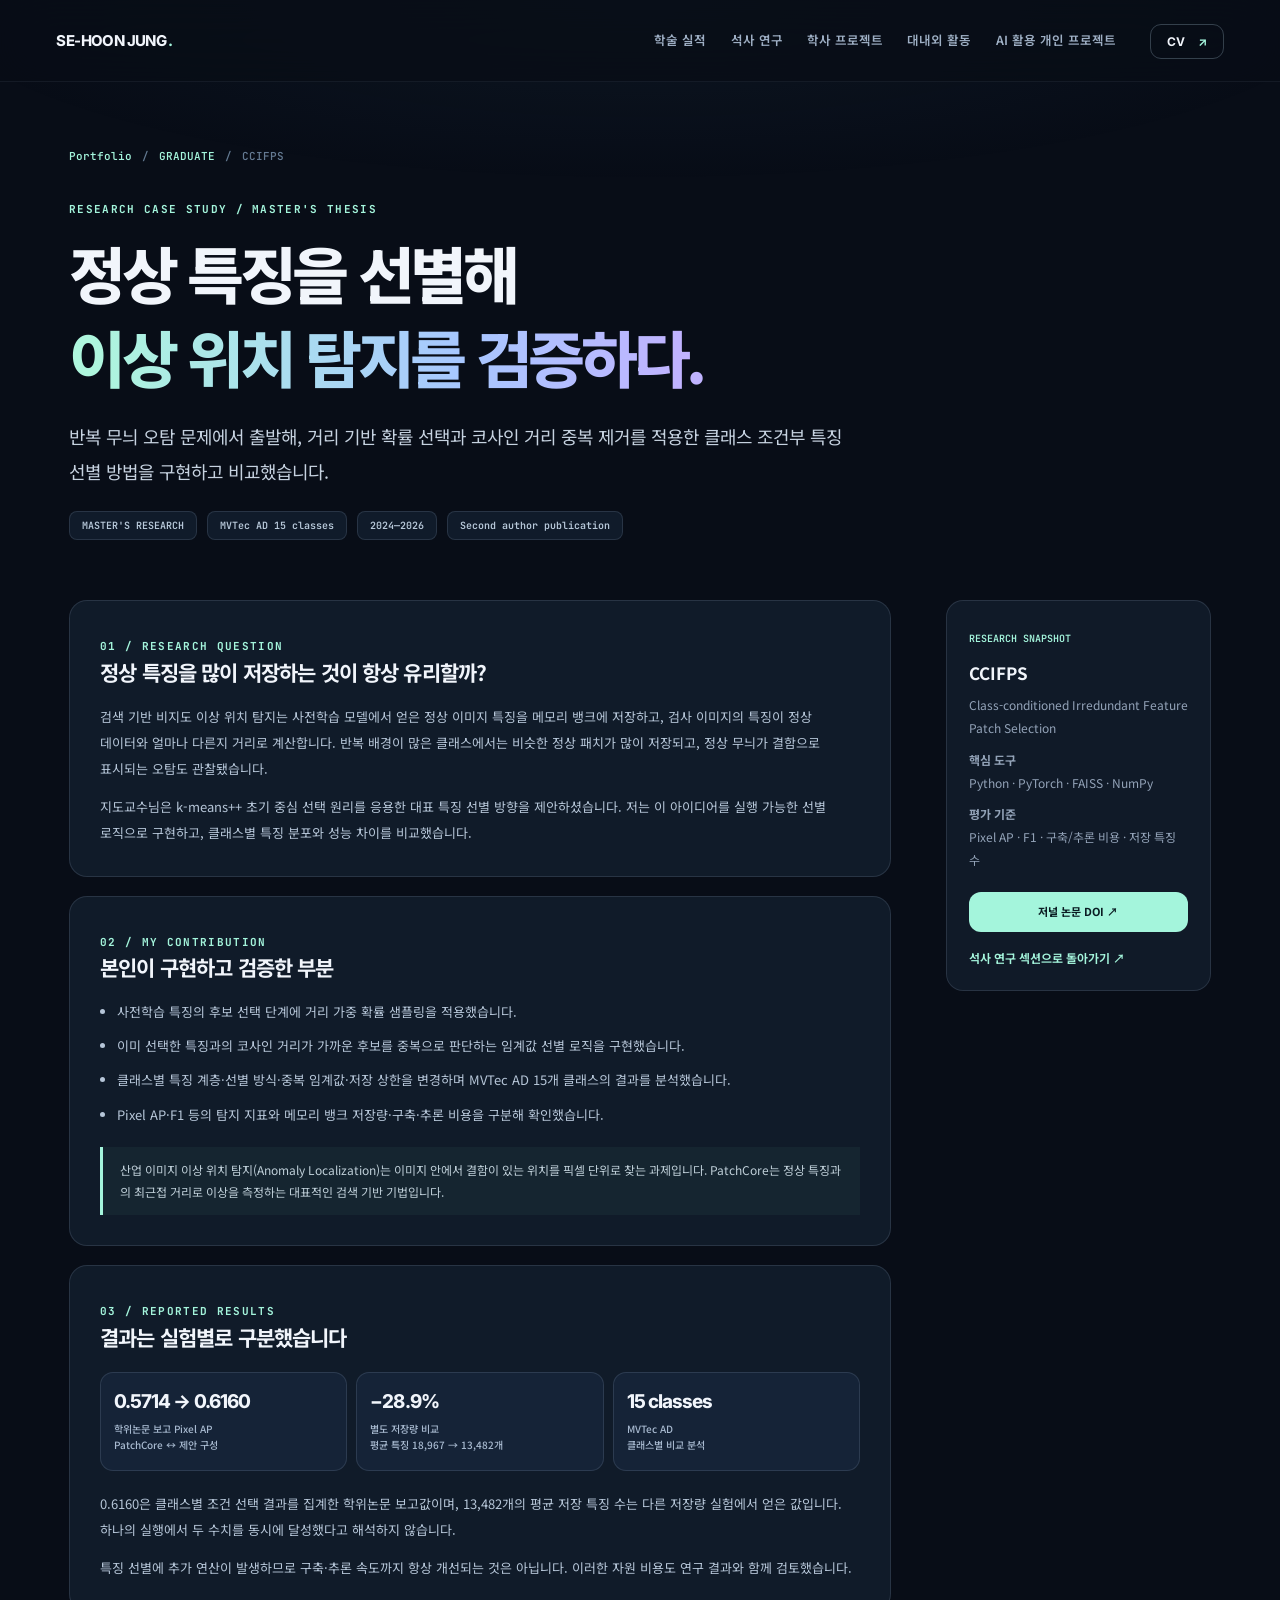
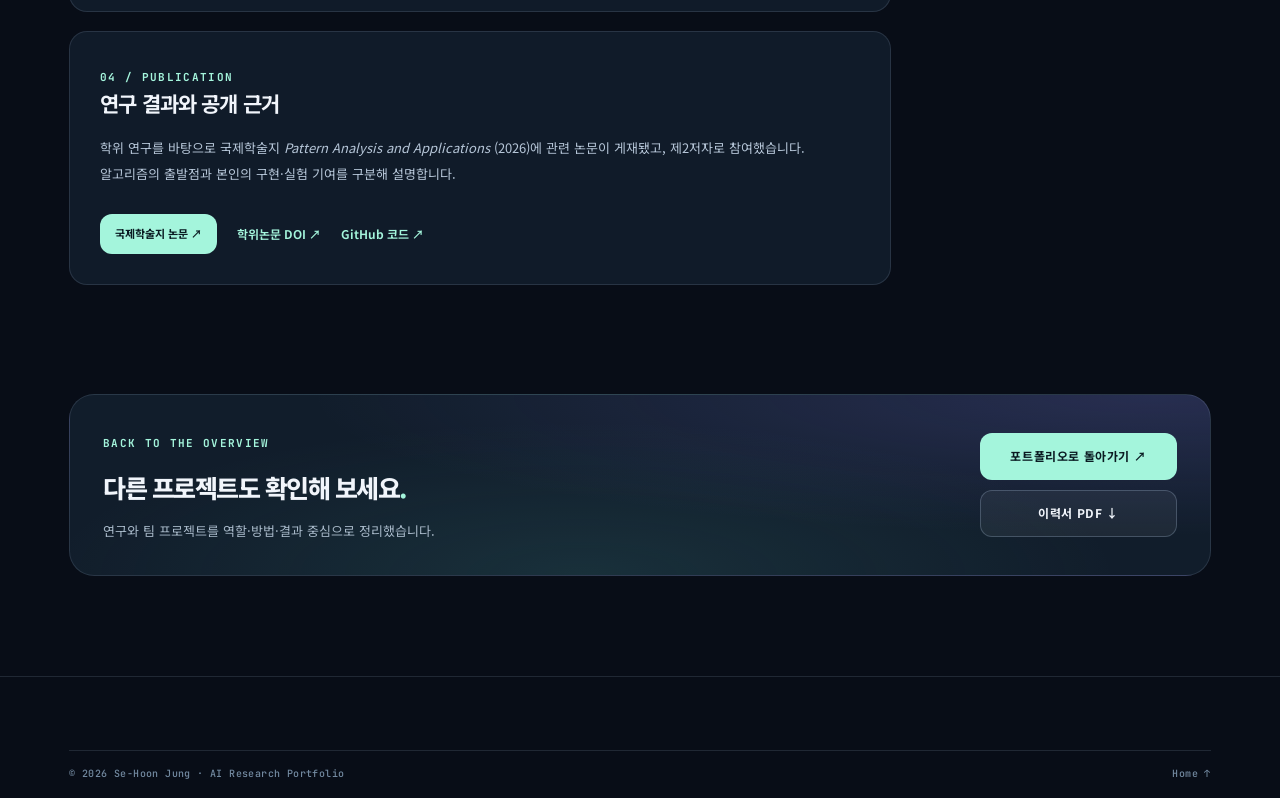
<file: projects/ccifps.html>
<!doctype html><html lang="ko" data-view="recruiter"><head><meta charset="utf-8"><meta name="viewport" content="width=device-width,initial-scale=1"><meta name="theme-color" content="#070d17"><meta name="description" content="정상 특징 패치의 대표성을 살리고 중복을 줄이는 비지도 산업 이미지 이상 위치 탐지 연구."><meta property="og:type" content="article"><meta property="og:title" content="CCIFPS | Se-Hoon Jung"><meta property="og:description" content="정상 특징 패치의 대표성을 살리고 중복을 줄이는 비지도 산업 이미지 이상 위치 탐지 연구."><meta name="twitter:card" content="summary"><link rel="icon" type="image/svg+xml" href="../assets/favicon.svg"><link rel="preconnect" href="https://fonts.googleapis.com"><link rel="preconnect" href="https://fonts.gstatic.com" crossorigin><link href="https://fonts.googleapis.com/css2?family=Inter:wght@400;500;600;700;800&family=JetBrains+Mono:wght@400;500;600&family=Noto+Sans+KR:wght@400;500;600;700;800;900&display=swap" rel="stylesheet"><link rel="stylesheet" href="../style.css"><script defer src="../script.js"></script><title>CCIFPS | Se-Hoon Jung</title></head><body class="detail-page"><a class="skip-link" href="#main">본문 바로가기</a><div id="scroll-indicator" aria-hidden="true"></div><header class="site-header"><div class="nav-container"><a href="../index.html#top" class="brand" aria-label="포트폴리오 홈으로"><span class="brand-name">SE-HOON JUNG<span class="brand-dot">.</span></span><span class="brand-caption">CASE STUDY / 2026</span></a><button type="button" class="mobile-menu-toggle" id="menu-toggle" aria-expanded="false" aria-controls="main-nav" aria-label="메뉴 열기"><span></span><span></span><span></span></button><nav class="main-nav" id="main-nav" aria-label="사이트 메뉴"><a href="../index.html#publications">학술 실적</a><a href="../index.html#graduate">석사 연구</a><a href="../index.html#undergraduate">학사 프로젝트</a><a href="../index.html#activities">대내외 활동</a><a href="../index.html#agent-project">AI 활용 개인 프로젝트</a></nav><div class="nav-actions"><a href="../assets/resume.pdf" class="nav-cv" download="Sehoon_Jung_Resume.pdf">CV <span aria-hidden="true">↗</span></a></div></div></header><main id="main"><section class="detail-top section-wrap"><nav class="breadcrumb" aria-label="현재 위치"><a href="../index.html#top">Portfolio</a><span>/</span><a href="../index.html#graduate">GRADUATE</a><span>/</span><span>CCIFPS</span></nav><div class="detail-kicker micro-label">RESEARCH CASE STUDY / MASTER&#x27;S THESIS</div><h1 class="detail-headline">정상 특징을 선별해<br><span class="text-gradient">이상 위치 탐지를 검증하다.</span></h1><p class="detail-deck">반복 무늬 오탐 문제에서 출발해, 거리 기반 확률 선택과 코사인 거리 중복 제거를 적용한 클래스 조건부 특징 선별 방법을 구현하고 비교했습니다.</p><div class="detail-meta"><span>MASTER&#x27;S RESEARCH</span><span>MVTec AD 15 classes</span><span>2024—2026</span><span>Second author publication</span></div></section><section class="detail-grid section-wrap"><div class="detail-body"><section class="detail-panel"><span class="micro-label">01 / RESEARCH QUESTION</span><h2>정상 특징을 많이 저장하는 것이 항상 유리할까?</h2><p>검색 기반 비지도 이상 위치 탐지는 사전학습 모델에서 얻은 정상 이미지 특징을 메모리 뱅크에 저장하고, 검사 이미지의 특징이 정상 데이터와 얼마나 다른지 거리로 계산합니다. 반복 배경이 많은 클래스에서는 비슷한 정상 패치가 많이 저장되고, 정상 무늬가 결함으로 표시되는 오탐도 관찰됐습니다.</p><p>지도교수님은 k-means++ 초기 중심 선택 원리를 응용한 대표 특징 선별 방향을 제안하셨습니다. 저는 이 아이디어를 실행 가능한 선별 로직으로 구현하고, 클래스별 특징 분포와 성능 차이를 비교했습니다.</p></section>
<section class="detail-panel"><span class="micro-label">02 / MY CONTRIBUTION</span><h2>본인이 구현하고 검증한 부분</h2><ul><li>사전학습 특징의 후보 선택 단계에 거리 가중 확률 샘플링을 적용했습니다.</li><li>이미 선택한 특징과의 코사인 거리가 가까운 후보를 중복으로 판단하는 임계값 선별 로직을 구현했습니다.</li><li>클래스별 특징 계층·선별 방식·중복 임계값·저장 상한을 변경하며 MVTec AD 15개 클래스의 결과를 분석했습니다.</li><li>Pixel AP·F1 등의 탐지 지표와 메모리 뱅크 저장량·구축·추론 비용을 구분해 확인했습니다.</li></ul><div class="detail-callout">산업 이미지 이상 위치 탐지(Anomaly Localization)는 이미지 안에서 결함이 있는 위치를 픽셀 단위로 찾는 과제입니다. PatchCore는 정상 특징과의 최근접 거리로 이상을 측정하는 대표적인 검색 기반 기법입니다.</div></section>
<section class="detail-panel"><span class="micro-label">03 / REPORTED RESULTS</span><h2>결과는 실험별로 구분했습니다</h2><div class="detail-evidence"><div><strong>0.5714 → 0.6160</strong><small>학위논문 보고 Pixel AP<br>PatchCore ↔ 제안 구성</small></div><div><strong>−28.9%</strong><small>별도 저장량 비교<br>평균 특징 18,967 → 13,482개</small></div><div><strong>15 classes</strong><small>MVTec AD<br>클래스별 비교 분석</small></div></div><p>0.6160은 클래스별 조건 선택 결과를 집계한 학위논문 보고값이며, 13,482개의 평균 저장 특징 수는 다른 저장량 실험에서 얻은 값입니다. 하나의 실행에서 두 수치를 동시에 달성했다고 해석하지 않습니다.</p><p>특징 선별에 추가 연산이 발생하므로 구축·추론 속도까지 항상 개선되는 것은 아닙니다. 이러한 자원 비용도 연구 결과와 함께 검토했습니다.</p></section>
<section class="detail-panel"><span class="micro-label">04 / PUBLICATION</span><h2>연구 결과와 공개 근거</h2><p>학위 연구를 바탕으로 국제학술지 <em>Pattern Analysis and Applications</em> (2026)에 관련 논문이 게재됐고, 제2저자로 참여했습니다. 알고리즘의 출발점과 본인의 구현·실험 기여를 구분해 설명합니다.</p><div class="inline-actions"><a class="button button-primary compact" href="https://doi.org/10.1007/s10044-026-01762-4" target="_blank" rel="noopener noreferrer">국제학술지 논문 ↗</a><a class="text-link" href="https://doi.org/10.23169/cau.000000248490.11052.0285808" target="_blank" rel="noopener noreferrer">학위논문 DOI ↗</a><a class="text-link" href="https://github.com/JUNGSEHOON-AutoML/CCIFPS-AutoML" target="_blank" rel="noopener noreferrer">GitHub 코드 ↗</a></div></section></div><aside class="detail-aside"><span>RESEARCH SNAPSHOT</span><h3>CCIFPS</h3><p>Class-conditioned Irredundant Feature Patch Selection</p><p><strong>핵심 도구</strong><br>Python · PyTorch · FAISS · NumPy</p><p><strong>평가 기준</strong><br>Pixel AP · F1 · 구축/추론 비용 · 저장 특징 수</p><a class="button button-primary compact" href="https://doi.org/10.1007/s10044-026-01762-4" target="_blank" rel="noopener noreferrer">저널 논문 DOI ↗</a><a class="text-link" href="../index.html#graduate">석사 연구 섹션으로 돌아가기 ↗</a></aside></section></main><section class="detail-bottom section-wrap"><div class="contact-panel"><div><span class="micro-label">BACK TO THE OVERVIEW</span><h2>다른 프로젝트도 확인해 보세요<span class="heading-period">.</span></h2><p>연구와 팀 프로젝트를 역할·방법·결과 중심으로 정리했습니다.</p></div><div class="contact-actions"><a class="button button-primary" href="../index.html#publications">포트폴리오로 돌아가기 ↗</a><a class="button button-secondary" href="../assets/resume.pdf" download="Sehoon_Jung_Resume.pdf">이력서 PDF ↓</a></div></div></section><footer class="site-footer section-wrap"><div class="footer-bottom"><span>© 2026 Se-Hoon Jung · AI Research Portfolio</span><a href="../index.html#top">Home ↑</a></div></footer></body></html>
</file>
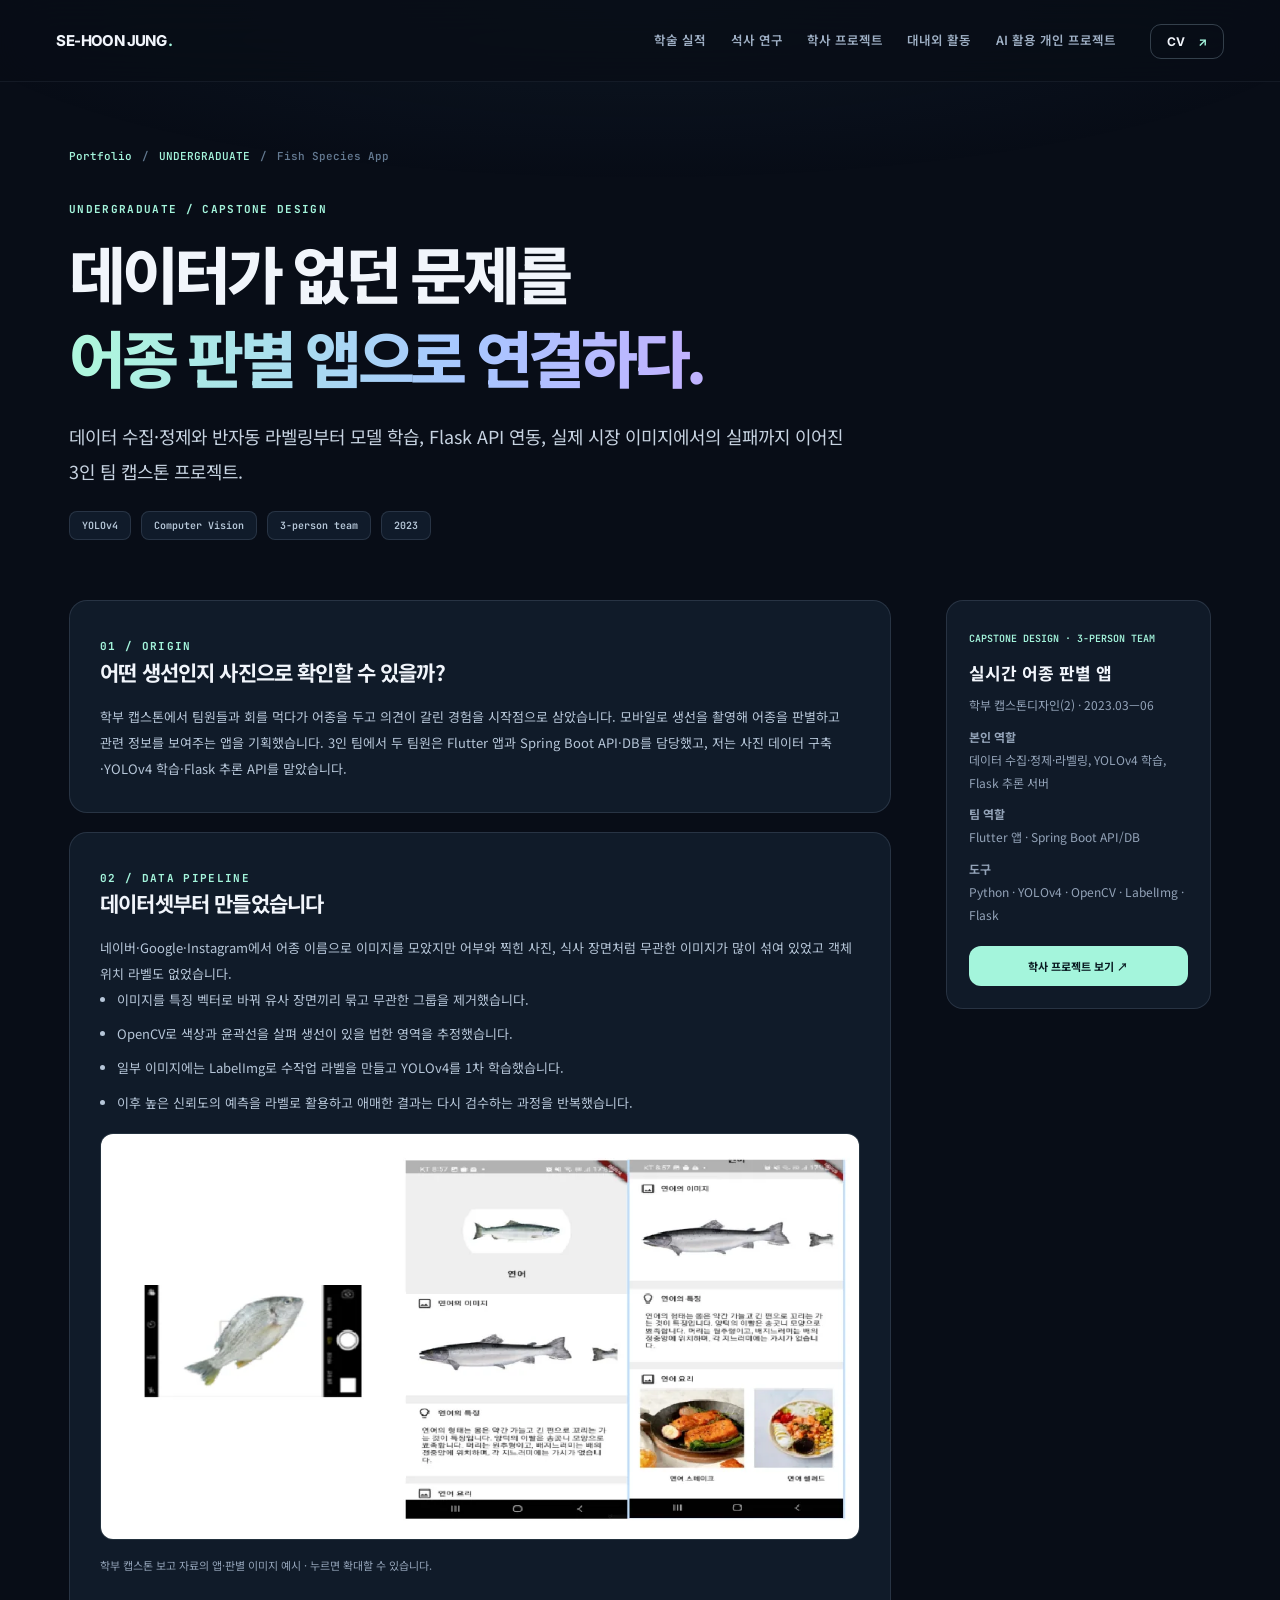
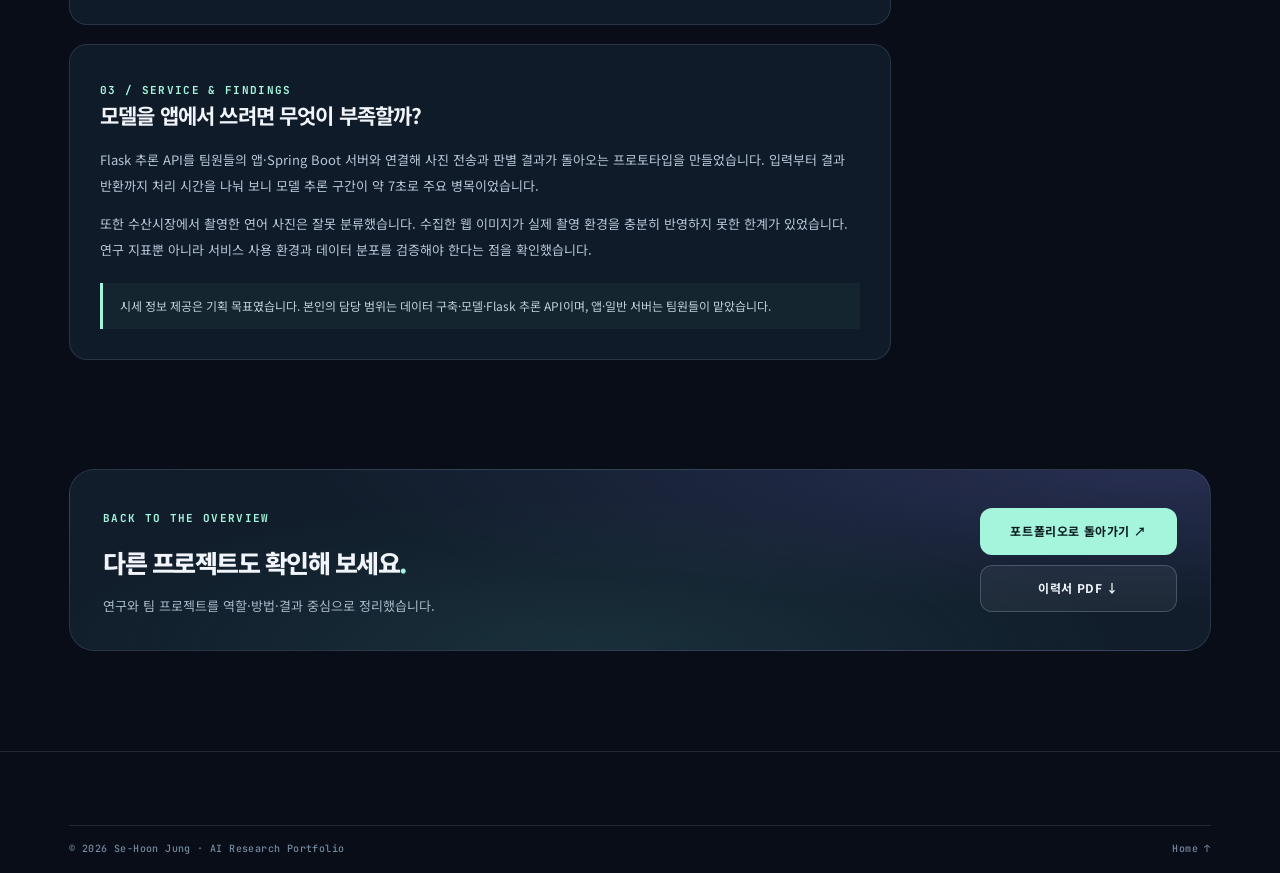
<file: projects/fish-app.html>
<!doctype html><html lang="ko" data-view="recruiter"><head><meta charset="utf-8"><meta name="viewport" content="width=device-width,initial-scale=1"><meta name="theme-color" content="#070d17"><meta name="description" content="YOLOv4와 직접 구축한 데이터셋으로 구현한 학부 어종 판별 캡스톤 프로젝트."><meta property="og:type" content="article"><meta property="og:title" content="Fish Species App | Se-Hoon Jung"><meta property="og:description" content="YOLOv4와 직접 구축한 데이터셋으로 구현한 학부 어종 판별 캡스톤 프로젝트."><meta name="twitter:card" content="summary"><link rel="icon" type="image/svg+xml" href="../assets/favicon.svg"><link rel="preconnect" href="https://fonts.googleapis.com"><link rel="preconnect" href="https://fonts.gstatic.com" crossorigin><link href="https://fonts.googleapis.com/css2?family=Inter:wght@400;500;600;700;800&family=JetBrains+Mono:wght@400;500;600&family=Noto+Sans+KR:wght@400;500;600;700;800;900&display=swap" rel="stylesheet"><link rel="stylesheet" href="../style.css"><script defer src="../script.js"></script><title>Fish Species App | Se-Hoon Jung</title></head><body class="detail-page"><a class="skip-link" href="#main">본문 바로가기</a><div id="scroll-indicator" aria-hidden="true"></div><header class="site-header"><div class="nav-container"><a href="../index.html#top" class="brand" aria-label="포트폴리오 홈으로"><span class="brand-name">SE-HOON JUNG<span class="brand-dot">.</span></span><span class="brand-caption">CASE STUDY / 2026</span></a><button type="button" class="mobile-menu-toggle" id="menu-toggle" aria-expanded="false" aria-controls="main-nav" aria-label="메뉴 열기"><span></span><span></span><span></span></button><nav class="main-nav" id="main-nav" aria-label="사이트 메뉴"><a href="../index.html#publications">학술 실적</a><a href="../index.html#graduate">석사 연구</a><a href="../index.html#undergraduate">학사 프로젝트</a><a href="../index.html#activities">대내외 활동</a><a href="../index.html#agent-project">AI 활용 개인 프로젝트</a></nav><div class="nav-actions"><a href="../assets/resume.pdf" class="nav-cv" download="Sehoon_Jung_Resume.pdf">CV <span aria-hidden="true">↗</span></a></div></div></header><main id="main"><section class="detail-top section-wrap"><nav class="breadcrumb" aria-label="현재 위치"><a href="../index.html#top">Portfolio</a><span>/</span><a href="../index.html#undergraduate">UNDERGRADUATE</a><span>/</span><span>Fish Species App</span></nav><div class="detail-kicker micro-label">UNDERGRADUATE / CAPSTONE DESIGN</div><h1 class="detail-headline">데이터가 없던 문제를<br><span class="text-gradient">어종 판별 앱으로 연결하다.</span></h1><p class="detail-deck">데이터 수집·정제와 반자동 라벨링부터 모델 학습, Flask API 연동, 실제 시장 이미지에서의 실패까지 이어진 3인 팀 캡스톤 프로젝트.</p><div class="detail-meta"><span>YOLOv4</span><span>Computer Vision</span><span>3-person team</span><span>2023</span></div></section><section class="detail-grid section-wrap"><div class="detail-body"><section class="detail-panel"><span class="micro-label">01 / ORIGIN</span><h2>어떤 생선인지 사진으로 확인할 수 있을까?</h2><p>학부 캡스톤에서 팀원들과 회를 먹다가 어종을 두고 의견이 갈린 경험을 시작점으로 삼았습니다. 모바일로 생선을 촬영해 어종을 판별하고 관련 정보를 보여주는 앱을 기획했습니다. 3인 팀에서 두 팀원은 Flutter 앱과 Spring Boot API·DB를 담당했고, 저는 사진 데이터 구축·YOLOv4 학습·Flask 추론 API를 맡았습니다.</p></section>
<section class="detail-panel"><span class="micro-label">02 / DATA PIPELINE</span><h2>데이터셋부터 만들었습니다</h2><p>네이버·Google·Instagram에서 어종 이름으로 이미지를 모았지만 어부와 찍힌 사진, 식사 장면처럼 무관한 이미지가 많이 섞여 있었고 객체 위치 라벨도 없었습니다.</p><ul><li>이미지를 특징 벡터로 바꿔 유사 장면끼리 묶고 무관한 그룹을 제거했습니다.</li><li>OpenCV로 색상과 윤곽선을 살펴 생선이 있을 법한 영역을 추정했습니다.</li><li>일부 이미지에는 LabelImg로 수작업 라벨을 만들고 YOLOv4를 1차 학습했습니다.</li><li>이후 높은 신뢰도의 예측을 라벨로 활용하고 애매한 결과는 다시 검수하는 과정을 반복했습니다.</li></ul><figure><img src="../assets/img/projects/fish-app.webp" width="1004" height="537" data-enlarge alt="어종 판별 모바일 앱에서 사용한 어종 판별 이미지와 결과 화면"><figcaption>학부 캡스톤 보고 자료의 앱·판별 이미지 예시 · 누르면 확대할 수 있습니다.</figcaption></figure></section>
<section class="detail-panel"><span class="micro-label">03 / SERVICE & FINDINGS</span><h2>모델을 앱에서 쓰려면 무엇이 부족할까?</h2><p>Flask 추론 API를 팀원들의 앱·Spring Boot 서버와 연결해 사진 전송과 판별 결과가 돌아오는 프로토타입을 만들었습니다. 입력부터 결과 반환까지 처리 시간을 나눠 보니 모델 추론 구간이 약 7초로 주요 병목이었습니다.</p><p>또한 수산시장에서 촬영한 연어 사진은 잘못 분류했습니다. 수집한 웹 이미지가 실제 촬영 환경을 충분히 반영하지 못한 한계가 있었습니다. 연구 지표뿐 아니라 서비스 사용 환경과 데이터 분포를 검증해야 한다는 점을 확인했습니다.</p><div class="detail-callout">시세 정보 제공은 기획 목표였습니다. 본인의 담당 범위는 데이터 구축·모델·Flask 추론 API이며, 앱·일반 서버는 팀원들이 맡았습니다.</div></section></div><aside class="detail-aside"><span>CAPSTONE DESIGN · 3-PERSON TEAM</span><h3>실시간 어종 판별 앱</h3><p>학부 캡스톤디자인(2) · 2023.03—06</p><p><strong>본인 역할</strong><br>데이터 수집·정제·라벨링, YOLOv4 학습, Flask 추론 서버</p><p><strong>팀 역할</strong><br>Flutter 앱 · Spring Boot API/DB</p><p><strong>도구</strong><br>Python · YOLOv4 · OpenCV · LabelImg · Flask</p><a class="button button-primary compact" href="../index.html#undergraduate">학사 프로젝트 보기 ↗</a></aside></section></main><section class="detail-bottom section-wrap"><div class="contact-panel"><div><span class="micro-label">BACK TO THE OVERVIEW</span><h2>다른 프로젝트도 확인해 보세요<span class="heading-period">.</span></h2><p>연구와 팀 프로젝트를 역할·방법·결과 중심으로 정리했습니다.</p></div><div class="contact-actions"><a class="button button-primary" href="../index.html#publications">포트폴리오로 돌아가기 ↗</a><a class="button button-secondary" href="../assets/resume.pdf" download="Sehoon_Jung_Resume.pdf">이력서 PDF ↓</a></div></div></section><footer class="site-footer section-wrap"><div class="footer-bottom"><span>© 2026 Se-Hoon Jung · AI Research Portfolio</span><a href="../index.html#top">Home ↑</a></div></footer></body></html>
</file>
<file: style.css>
:root{
  color-scheme:dark;
  --bg:#080d17;--bg-deep:#060a12;--panel:#111a29;--panel-alt:#0e1725;--panel-muted:#172335;
  --stroke:rgba(180,202,231,.14);--stroke-strong:rgba(180,202,231,.25);
  --text:#f1f5fb;--text-soft:#c6d2e0;--muted:#93a3b8;--muted-faint:#6f819a;
  --mint:#a4f5dc;--mint-deep:#73dcba;--purple:#b0a6ff;--blue:#85b4ff;
  --font-body:'Noto Sans KR','Inter',system-ui,sans-serif;
  --font-ui:'Inter','DM Sans','Noto Sans KR',sans-serif;--font-mono:'JetBrains Mono',monospace;
  --radius:22px;--easing:cubic-bezier(.2,.75,.25,1)
}
*{box-sizing:border-box}
html{scroll-behavior:smooth;scroll-padding-top:108px}
body{background:var(--bg);color:var(--text);font:400 15px/1.78 var(--font-body);margin:0;min-width:320px;-webkit-font-smoothing:antialiased}
body::before{position:fixed;z-index:-4;inset:0;content:'';pointer-events:none;background:radial-gradient(ellipse 70% 25% at 50% 0%,rgba(44,77,110,.13),transparent 80%)}
::selection{background:#a4f5dc;color:#061118}
a{color:inherit;text-decoration:none}button{font:inherit}img,svg{max-width:100%}img{object-fit:cover}figure,p,h1,h2,h3,h4,dl,dd{margin:0}ul{margin:0;padding:0;list-style:none}
:focus-visible{outline:2px solid var(--mint);outline-offset:4px}
.skip-link{position:fixed;left:10px;top:-70px;z-index:9999;background:var(--mint);padding:10px 16px;color:#081421;border-radius:10px}.skip-link:focus{top:10px}
.ambient{position:absolute;z-index:-2;pointer-events:none;filter:blur(100px);opacity:.2;border-radius:50%}.ambient-one{width:600px;height:600px;top:80px;right:-280px;background:#21477d}.ambient-two{width:450px;height:450px;top:660px;left:-380px;background:#1d5959}
#scroll-indicator{position:fixed;top:0;left:0;height:2px;width:0;background:linear-gradient(90deg,var(--mint),var(--purple));z-index:120}
.section-wrap{max-width:1320px;padding-inline:clamp(21px,5.4vw,74px);margin-inline:auto}
.site-header{height:82px;position:sticky;top:0;z-index:100;border-bottom:1px solid rgba(177,203,226,.075);background:rgba(8,13,23,.78);backdrop-filter:blur(24px);-webkit-backdrop-filter:blur(24px)}
.nav-container{max-width:1490px;height:100%;padding-inline:clamp(20px,4.4vw,68px);margin:auto;display:flex;align-items:center;justify-content:space-between;gap:34px}
.brand{white-space:nowrap;display:flex;gap:14px;align-items:center}.brand-mark{font:800 25px/1 var(--font-ui);letter-spacing:-1.8px}.brand-dot{color:var(--mint)}.brand-caption{font:600 9px/1.5 var(--font-mono);letter-spacing:.08em;color:#d1dce6}.subtle{color:var(--muted)}
.main-nav{display:flex;align-items:center;gap:clamp(12px,1.9vw,30px);margin-left:auto}.main-nav a{font-size:12.5px;font-weight:600;color:#9eafc4;transition:color .2s;white-space:nowrap}.main-nav a:hover,.main-nav a.active{color:#f1f6fa}.nav-cv{border:1px solid rgba(194,223,245,.24);padding:9px 16px;border-radius:11px;white-space:nowrap;font:700 12px var(--font-ui);transition:background .25s,border-color .25s}.nav-cv:hover{background:rgba(255,255,255,.08);border-color:var(--mint)}.nav-cv span{margin-left:10px;color:var(--mint)}.mobile-menu-toggle{display:none}
.hero{padding-top:clamp(65px,7.3vw,114px);padding-bottom:0;min-height:685px;position:relative}.hero-layout{display:grid;grid-template-columns:minmax(0,1.13fr) minmax(0,.87fr);gap:clamp(32px,5.5vw,80px);align-items:center}.hero-copy{max-width:725px}
.eyebrow,.micro-label,.hero-floor,.proof-kicker,.feature-meta,.type-tag,.art-top,.art-footer,.fact-label,.art-intro>span,.section-side-note,.publication-index,.pub-topline,.subsection-label,.project-chips,.activity-date,.agent-lead-tag,.agent-proof-head,.agent-roles span,.footer-grid>div>span,.footer-bottom,.work-image-id,.work-muted-note,.archive-copy>span,.pipeline-index,.pipeline-stage small,.visual-top,.visual-disclaimer,.agent-boundary,.evidence-note,.toolbar-caption,.contact-actions{letter-spacing:.04em}
.eyebrow{display:inline-flex;align-items:center;gap:10px;font:600 11px/1.3 var(--font-mono);letter-spacing:.06em;color:#bdd9dc}.live-dot,.mini-dot{width:7px;height:7px;border-radius:50%;display:inline-block;background:var(--mint);box-shadow:0 0 15px rgba(141,240,204,.85);flex:none}.eyebrow-sep{opacity:.38}
.hero h1{font:800 clamp(38px,4.2vw,66px)/1.35 var(--font-body);letter-spacing:-.075em;margin-top:22px;word-break:keep-all}.text-gradient{background:linear-gradient(92deg,#aef6dd 4%,#a7c7ff 62%,#c0b3ff 96%);background-clip:text;-webkit-background-clip:text;color:transparent}
.hero-lead{max-width:600px;color:var(--text-soft);font-size:clamp(14px,1.26vw,16px);line-height:2;margin-top:24px;word-break:keep-all}.hero-identity{display:flex;align-items:center;gap:13px;margin-top:29px}.hero-avatar{width:43px;height:43px;background:#e7eaf1;border:1px solid rgba(255,255,255,.25);border-radius:50%;overflow:hidden;flex:none}.hero-avatar img{width:100%;height:100%;object-position:center 28%}.hero-identity>div:last-child{display:flex;flex-direction:column}.hero-identity strong{font:700 13px/1.6 var(--font-body)}.hero-identity strong .latin{color:#aec0d8;font-weight:500;margin-left:6px;font-size:11px}.hero-identity>div:last-child>span{font-size:12px;color:var(--muted)}
.hero-cta{display:flex;gap:11px;flex-wrap:wrap;margin-top:35px}.button{display:inline-flex;align-items:center;justify-content:center;gap:24px;border-radius:12px;padding:13px 17px;min-height:47px;font-weight:700;font-size:12px;line-height:1.2;border:1px solid transparent;transition:transform .25s var(--easing),background .25s,color .25s,border-color .25s;white-space:nowrap}.button:hover{transform:translateY(-2px)}.button-primary{background:var(--mint);color:#0a1b22}.button-primary:hover{background:#d1fdea}.button-secondary{border-color:var(--stroke-strong);color:var(--text);background:rgba(255,255,255,.055)}.button-secondary:hover{background:rgba(255,255,255,.10)}.button-ghost{border-color:transparent;color:var(--muted)}.button-ghost:hover{color:var(--mint)}.button.compact{min-height:40px;padding:10px 14px;font-size:11px}
.hero-art{height:525px;position:relative;overflow:hidden;border:1px solid rgba(157,196,246,.19);border-radius:30px;background:radial-gradient(ellipse 80% 60% at 59% 58%,rgba(36,86,108,.37),transparent 76%),radial-gradient(ellipse 80% 65% at 90% 5%,rgba(58,68,129,.35),transparent),#0c1422;box-shadow:0 25px 100px rgba(0,0,0,.30),inset 0 0 70px rgba(53,75,117,.12)}
.hero-art::after{content:'';pointer-events:none;position:absolute;inset:0;background:linear-gradient(180deg,transparent 67%,rgba(5,9,17,.58));z-index:0}.art-top{position:relative;z-index:2;margin:24px 27px;display:flex;align-items:center;gap:9px;font:600 9px var(--font-mono);color:#c1cadb}.art-indicator{margin-left:auto;color:var(--muted);letter-spacing:.25em;font-size:9px}.art-intro{position:absolute;top:85px;left:35px;z-index:2;line-height:1.25}.art-intro>span{font:600 10px/1.4 var(--font-mono);color:var(--mint)}.art-intro strong{display:block;font:800 clamp(32px,3.3vw,48px)/1.15 var(--font-ui);letter-spacing:-.06em;margin-top:11px}.art-intro strong em{font-style:normal;color:var(--muted)}.feature-art{position:absolute;z-index:1;width:100%;height:340px;bottom:35px;left:0;overflow:visible}.art-footer{position:absolute;z-index:2;bottom:22px;left:32px;right:32px;display:flex;justify-content:space-between;color:#8fabc5;font:500 10px var(--font-mono)}.arrow-glyph{color:var(--mint);font-size:20px}
.hero-floor{display:flex;justify-content:space-between;gap:24px;margin-top:55px;padding-bottom:22px;border-bottom:1px solid var(--stroke);font:500 10px var(--font-mono);color:var(--muted);letter-spacing:.1em}
.proof-section{padding-top:32px;padding-bottom:34px}.view-toolbar{display:flex;justify-content:space-between;align-items:center;gap:20px;margin-bottom:20px}.toolbar-copy{display:flex;align-items:baseline;gap:20px;flex-wrap:wrap}.micro-label{font:700 11px/1.2 var(--font-mono);color:var(--mint);letter-spacing:.12em}.toolbar-caption{font-size:12px;color:var(--muted)}.mode-toggle{padding:4px;display:flex;background:#121d2c;border:1px solid var(--stroke);border-radius:12px;gap:3px;flex:none}.mode-toggle button{border:0;border-radius:8px;padding:9px 12px;background:transparent;color:var(--muted);cursor:pointer;font:650 11px var(--font-ui);white-space:nowrap;transition:background .2s,color .2s}.mode-toggle button[aria-pressed="true"]{color:#091620;background:var(--mint)}
.proof-grid{display:grid;grid-template-columns:repeat(3,minmax(0,1fr));gap:14px}.proof-card{border-radius:19px;border:1px solid var(--stroke);padding:26px 27px 25px;background:linear-gradient(145deg,#111b2b,#0e1724);min-height:241px;display:flex;flex-direction:column;position:relative;overflow:hidden}.proof-card::after{position:absolute;content:'';width:130px;height:130px;border-radius:50%;right:-85px;top:-92px;background:rgba(124,162,224,.12);filter:blur(28px)}.proof-kicker{color:var(--muted);font:600 10px var(--font-mono)}.proof-value{font:750 clamp(20px,2.25vw,31px)/1.3 var(--font-ui);letter-spacing:-.07em;margin-top:19px;color:var(--text);white-space:nowrap}.proof-value>span{font-size:.75em;color:var(--mint);margin:0 .15em}.proof-value.accent{color:var(--mint)}.proof-value.accent>span{margin-left:2px}.proof-value.publication-value{font-size:31px}.proof-small{font-size:11px!important;letter-spacing:0;color:#a4d1e1!important;margin:0!important}.proof-card h2{font:650 13px var(--font-ui);margin:7px 0 9px}.proof-card p{color:#b1bed1;font-size:12px;line-height:1.8;word-break:keep-all}.proof-footnote,.proof-link{margin-top:auto;padding-top:13px;font:500 10px/1.7 var(--font-body);color:#899db4}.proof-link{color:var(--mint)}.evidence-note{margin-top:12px;color:#8da0b7;font-size:11px;line-height:1.8}.evidence-note span{margin-right:4px;color:var(--mint)}
.content-section{padding-top:110px;padding-bottom:12px}.section-heading{display:flex;align-items:flex-end;justify-content:space-between;gap:32px;margin-bottom:37px}.section-heading h2{margin-top:14px;font:800 clamp(29px,3.6vw,47px)/1.3 var(--font-body);letter-spacing:-.06em}.heading-period{color:var(--mint)}.section-summary{color:var(--muted);font-size:13px;margin-top:10px;word-break:keep-all}.section-side-note{font:500 10px/1.8 var(--font-mono);color:#687e97;text-align:right;white-space:nowrap}
.publication-list{border-top:1px solid var(--stroke-strong)}.publication-row{display:grid;grid-template-columns:165px minmax(0,1fr) 52px;align-items:start;gap:18px;border-bottom:1px solid var(--stroke);padding:27px 6px;transition:background .25s}.publication-row:hover{background:rgba(255,255,255,.018)}.publication-index{display:flex;align-items:baseline;gap:13px;font:700 16px var(--font-mono);color:#d5dce9}.publication-index>small{color:#8a9cb2;font:500 10px/1.5 var(--font-mono)}.pub-topline{display:flex;gap:14px;align-items:center;flex-wrap:wrap;color:#91a5ba;font:500 10px/1.6 var(--font-mono)}.tiny-status{color:var(--mint)}.tiny-status .live-dot{height:5px;width:5px;margin-right:5px}.publication-main h3{font:650 clamp(17px,1.7vw,22px)/1.45 var(--font-body);letter-spacing:-.03em;margin-top:9px;max-width:870px;word-break:keep-all}.publication-main>p{font-size:12px;line-height:1.7;margin-top:9px;color:#b8c4d3}.publication-main .pub-authors{color:#8499b1;font-size:11px}.pub-authors strong{color:var(--text-soft);font-weight:700}.circle-arrow{width:41px;height:41px;display:grid;place-items:center;border-radius:50%;background:#131f2c;border:1px solid var(--stroke);font-size:18px;color:var(--mint);justify-self:end;transition:transform .25s,background .25s}.circle-arrow:hover{transform:translate(2px,-2px);background:#1b3340}.publication-nolink{font:500 11px var(--font-mono);color:var(--muted);text-align:right;padding-top:9px}
.research-feature{display:grid;grid-template-columns:minmax(0,1.1fr) minmax(0,.9fr);border-radius:24px;overflow:hidden;border:1px solid var(--stroke);background:var(--panel-alt)}.research-feature-body{padding:clamp(28px,3.1vw,44px)}.feature-meta{display:flex;justify-content:space-between;align-items:center;gap:15px;font:500 10px var(--font-mono);color:var(--muted)}.type-tag{display:inline-flex;padding:6px 10px;border-radius:6px;background:rgba(165,246,219,.095);border:1px solid rgba(165,246,219,.16);color:var(--mint);font:600 10px var(--font-mono)}.feature-meta>.type-tag{font-size:9px}.research-feature h3{font:800 clamp(26px,3vw,37px)/1.25 var(--font-ui);margin-top:27px;letter-spacing:-.045em}.research-feature h3 span{display:block;color:#9dacc1;font-size:clamp(13px,1.6vw,19px);letter-spacing:-.035em;margin-top:8px}.feature-description{margin-top:18px;color:var(--text-soft);font-size:14px;line-height:1.9;word-break:keep-all}.research-facts{border-top:1px solid var(--stroke);border-bottom:1px solid var(--stroke);margin-top:24px;padding:17px 0;display:grid;gap:15px}.research-facts>div{display:grid;grid-template-columns:70px 1fr;gap:15px}.fact-label{font:600 11px var(--font-mono);color:var(--mint);padding-top:2px}.research-facts p{font-size:12px;color:#c1cede;line-height:1.75}.feature-context{font-size:12px;color:var(--muted);line-height:1.85;margin-top:17px;word-break:keep-all}.inline-actions{display:flex;align-items:center;gap:20px;flex-wrap:wrap;margin-top:27px}.text-link{color:var(--mint);font-weight:650;font-size:12px;transition:color .2s}.text-link:hover{color:#e0fff2}
.research-feature-visual{position:relative;background:radial-gradient(ellipse at 50% 52%,rgba(36,81,88,.25),transparent 70%),radial-gradient(ellipse at 90% 0%,rgba(66,54,117,.19),transparent 65%),#0a141f;border-left:1px solid var(--stroke);padding:25px 25px 20px;display:flex;flex-direction:column;justify-content:space-between;min-height:570px}.visual-top{display:flex;justify-content:space-between;color:#9fb2c8;font:600 10px var(--font-mono)}.visual-counter{color:#5d7e91}.pipeline-visual{margin:0 auto;max-width:355px;display:flex;flex-direction:column;align-items:stretch;gap:4px;width:100%}.pipeline-stage{display:flex;flex-direction:column;align-items:center;gap:5px;background:rgba(143,177,215,.035);border:1px solid rgba(140,190,200,.10);border-radius:12px;padding:13px;position:relative}.pipeline-index{position:absolute;left:14px;top:10px;color:#7990a5;font:600 9px var(--font-mono)}.pipeline-array{display:grid;grid-template-columns:repeat(8,10px);gap:7px;justify-content:center;padding:6px}.pipeline-array i{width:10px;height:10px;border-radius:3px;background:#7189a2;opacity:.5}.pipeline-array i:nth-child(3n){background:#b0a6ff;opacity:.8}.selected-patches{grid-template-columns:repeat(6,13px);gap:10px}.selected-patches i{width:13px;height:13px;border-radius:50%;background:var(--mint);opacity:.9;box-shadow:0 0 10px rgba(164,245,220,.14)}.pipeline-stage strong{font:650 11px var(--font-ui);margin-top:4px}.pipeline-stage small{font:500 10px var(--font-body);color:#8ea5b9}.pipeline-divider{color:#6dbaa8;text-align:center;font:650 15px/1.2 var(--font-mono)}.final-bank{display:flex;align-items:center;gap:15px;padding:11px 13px;background:linear-gradient(130deg,rgba(106,212,174,.18),rgba(125,119,229,.13));border:1px solid rgba(140,237,198,.25);border-radius:11px}.final-bank span{color:var(--mint);font:500 9px var(--font-mono)}.final-bank strong{margin:0;font-size:15px}.visual-disclaimer{font-size:9px;color:#7d91a8;line-height:1.6}
.graduate-course-card{border:1px solid var(--stroke);border-radius:19px;background:#101a28;display:grid;grid-template-columns:minmax(0,1fr) 205px;gap:30px;padding:24px;margin-top:15px;align-items:center}.ghost-tag{background:transparent;color:#b4bed0;border-color:var(--stroke)}.graduate-course-card h3{font:700 17px/1.5 var(--font-body);margin-top:13px}.graduate-course-card p{font-size:12px;color:var(--muted);line-height:1.8;margin-top:9px}.graduate-course-card p strong{color:#d8e5ed}.chip-row,.project-chips{display:flex;flex-wrap:wrap;align-items:center;gap:7px}.chip-row{margin-top:16px}.chip-row>span,.project-chips span{font:500 10px var(--font-ui);padding:5px 9px;border-radius:7px;background:#19283a;border:1px solid var(--stroke);color:#b2c5d9}.graduate-course-card img{width:205px;height:145px;object-position:top center;border-radius:11px;border:1px solid var(--stroke)}
.subsection-label{display:flex;justify-content:space-between;color:#8da2ba;font:600 11px var(--font-mono);margin:22px 0 16px}.subsection-label span:first-child{color:var(--mint)}.capstone-grid{display:grid;grid-template-columns:repeat(2,minmax(0,1fr));gap:17px}.work-card{border-radius:21px;overflow:hidden;border:1px solid var(--stroke);background:#101a28;display:flex;flex-direction:column}.work-image{position:relative;height:245px;overflow:hidden;background:#0d1929}.work-image::after{content:'';pointer-events:none;position:absolute;inset:0;background:linear-gradient(180deg,transparent 61%,rgba(4,10,18,.55))}.work-image img{width:100%;height:100%;object-fit:cover;object-position:50% 50%;transition:transform .5s var(--easing)}.work-card:hover .work-image img{transform:scale(1.035)}.voice-work-image{background:#302145}.voice-work-image img{object-fit:contain;object-position:center}.work-image-id{position:absolute;bottom:15px;left:21px;z-index:2;font:600 10px var(--font-mono);color:rgba(255,255,255,.95);text-shadow:0 1px 3px rgba(0,0,0,.7)}.work-body{padding:26px 27px;display:flex;flex-direction:column;flex:1}.work-body h3{font:700 23px/1.45 var(--font-body);letter-spacing:-.04em;margin:15px 0 9px}.work-lead{color:var(--text-soft);font-size:13px;line-height:1.85;min-height:48px;word-break:keep-all}.role-summary{border-top:1px solid var(--stroke);padding-top:16px;margin:19px 0 22px;display:grid;gap:13px}.role-summary>div{display:grid;grid-template-columns:82px 1fr;gap:8px}.role-summary dt{font-size:11px;color:var(--mint);font-weight:700}.role-summary dd{font-size:12px;color:#b5c2d4;line-height:1.6}.work-body>.text-link{margin-top:auto}.work-muted-note{font:500 10px var(--font-body);color:var(--muted);margin-top:auto}.team-label{margin-top:47px;border-top:1px solid var(--stroke);padding-top:27px}.undergrad-team-grid{display:grid;grid-template-columns:repeat(3,minmax(0,1fr));gap:16px}.archive-card{overflow:hidden;border:1px solid var(--stroke);background:#101925;border-radius:17px;display:flex;flex-direction:column}.archive-image,.archive-icon{height:160px;background:#0e1621;display:grid;place-items:center;overflow:hidden}.archive-image img{width:100%;height:100%;object-fit:cover;object-position:center}.archive-icon svg{width:210px}.archive-copy{padding:20px 19px 21px;flex:1;display:flex;flex-direction:column}.archive-copy>span{font:600 10px var(--font-mono);color:var(--mint)}.archive-copy h3{font:700 16px/1.55 var(--font-body);margin-top:10px}.archive-copy p{font-size:12px;color:#b1c0d0;line-height:1.75;margin-top:9px}.archive-details{font-size:11px;line-height:1.95;color:var(--muted);border-top:1px solid var(--stroke);margin-top:auto;padding-top:13px}.archive-details b{color:#d6e7e9;font-weight:650}
.activity-layout{display:grid;grid-template-columns:minmax(0,1.1fr) minmax(0,.9fr);gap:50px}.activity-item{display:grid;grid-template-columns:113px 1fr;gap:18px;border-top:1px solid var(--stroke);padding:20px 2px}.activity-item:last-child{border-bottom:1px solid var(--stroke)}.activity-date{font:500 11px/1.6 var(--font-mono);color:#86a8be}.activity-item h3{font:700 15px/1.5 var(--font-body);letter-spacing:-.03em}.activity-item p{font-size:12px;color:#aebed0;line-height:1.8;margin-top:7px}.activity-item small{display:block;color:#728aa4;font-size:11px;margin-top:5px}.activity-media{display:flex;flex-direction:column;gap:13px}.activity-media figure{position:relative;overflow:hidden;border-radius:13px;border:1px solid var(--stroke);background:var(--panel)}.activity-media figure>img{width:100%;height:245px;object-fit:cover;object-position:center}.activity-media figure>figcaption{position:absolute;bottom:0;left:0;right:0;padding:19px 14px 11px;color:white;font:600 10px var(--font-mono);background:linear-gradient(transparent,rgba(0,0,0,.75))}.two-photo-grid{display:grid;grid-template-columns:1fr 1fr;gap:13px}.two-photo-grid figure>img{height:145px}
.independent-section{padding-top:125px}.agent-feature{display:grid;grid-template-columns:minmax(0,1fr) minmax(0,.93fr);border-radius:24px;overflow:hidden;border:1px solid rgba(139,213,189,.23);background:linear-gradient(145deg,#122338,#0e1725)}.agent-main{padding:clamp(30px,3.5vw,48px)}.agent-lead-tag{font:600 10px var(--font-mono);color:var(--mint);display:flex;align-items:center;gap:9px}.agent-main h3{font:800 clamp(36px,3.6vw,48px)/1.2 var(--font-ui);margin-top:22px;letter-spacing:-.055em}.agent-main h3 span{font:600 clamp(16px,2vw,22px) var(--font-ui);letter-spacing:-.035em;color:#a8b9c9}.agent-intro{font-size:14px;line-height:2;color:var(--text-soft);margin-top:19px;word-break:keep-all}.agent-roles{border-top:1px solid var(--stroke);border-bottom:1px solid var(--stroke);padding:18px 0;margin-top:27px;display:grid;gap:14px}.agent-roles>div{display:grid;grid-template-columns:93px 1fr;gap:16px}.agent-roles span{font:600 10px var(--font-mono);color:var(--mint);padding-top:4px}.agent-roles p{font-size:12px;line-height:1.8;color:#b6c8da}.agent-links{display:flex;align-items:center;gap:20px;flex-wrap:wrap;margin-top:25px}.agent-proof{position:relative;padding:30px;background:radial-gradient(ellipse at 58% 8%,rgba(63,122,116,.28),transparent 57%),#0b1723;border-left:1px solid var(--stroke);display:flex;flex-direction:column}.agent-proof-head{display:flex;justify-content:space-between;align-items:center;gap:10px;font:600 10px var(--font-mono);color:#a6b8ca}.agent-proof-badge{font-size:9px;color:var(--mint);border:1px solid rgba(164,245,220,.25);padding:6px 8px;border-radius:6px}.agent-metric{margin:30px 0 26px}.agent-metric strong{display:block;font:750 clamp(44px,5vw,69px)/1.15 var(--font-ui);letter-spacing:-.08em}.agent-metric strong span{color:var(--mint);margin:0 10px}.agent-metric p{font-size:12px;color:#b7cad8;line-height:1.7;margin-top:10px}.agent-proof-grid{display:grid;grid-template-columns:repeat(2,minmax(0,1fr));border-top:1px solid var(--stroke);border-left:1px solid var(--stroke)}.agent-proof-grid>div{padding:19px 15px;border-bottom:1px solid var(--stroke);border-right:1px solid var(--stroke);display:flex;flex-direction:column;gap:8px}.agent-proof-grid strong{font:700 25px var(--font-ui);letter-spacing:-.07em}.agent-proof-grid span{font-size:10px;line-height:1.6;color:#a5b7ca}.agent-boundary{font-size:10px;line-height:1.8;color:#869db2;margin-top:17px}
.contact-section{padding-top:117px;padding-bottom:100px}.contact-panel{background:radial-gradient(ellipse at 95% 0,rgba(118,106,213,.22),transparent 55%),radial-gradient(ellipse at 45% 100%,rgba(58,130,125,.19),transparent 60%),#111d2b;border:1px solid var(--stroke);border-radius:25px;padding:clamp(30px,4.8vw,61px);display:flex;justify-content:space-between;align-items:center;gap:34px}.contact-panel h2{font:800 clamp(27px,3vw,41px)/1.55 var(--font-body);letter-spacing:-.06em;margin-top:14px}.contact-panel p{font-size:13px;color:#a8b9c9;margin-top:12px}.contact-actions{display:flex;flex-direction:column;align-items:stretch;gap:10px;min-width:197px}
.site-footer{border-top:1px solid var(--stroke);padding-top:38px;padding-bottom:18px}.footer-grid{display:grid;grid-template-columns:1fr .8fr .8fr;gap:22px}.footer-brand{font:750 17px var(--font-ui);letter-spacing:-.04em}.footer-grid p{font-size:11px;color:#839ab1;margin-top:9px;line-height:1.9}.footer-grid>div>span{font:700 10px var(--font-mono);color:var(--mint)}.footer-grid>div>a:not(.footer-brand){display:block;font-size:11px;color:#aec2d5;margin-top:9px}.footer-bottom{border-top:1px solid var(--stroke);margin-top:35px;padding-top:16px;display:flex;justify-content:space-between;font:500 10px var(--font-mono);color:#738aa1}.footer-bottom a:hover{color:var(--mint)}
/* View mode: summary first, all supporting coursework/projects on demand */
html[data-view="recruiter"] .full-only{display:none!important}
html[data-view="recruiter"] .undergrad-team-grid{display:none}
html[data-view="full"] .undergrad-team-grid{display:grid}
html[data-view="recruiter"] .team-label{display:none}
/* Detail pages */
.detail-page .site-header{position:sticky}.detail-top{padding-top:67px;padding-bottom:60px}.breadcrumb{display:flex;align-items:center;gap:10px;font:550 11px var(--font-mono);color:#8a9fb5}.breadcrumb a{color:var(--mint)}.breadcrumb span{color:#647a92}.detail-kicker{margin-top:40px}.detail-headline{font:800 clamp(34px,5.1vw,62px)/1.35 var(--font-body);letter-spacing:-.07em;margin-top:15px;max-width:950px}.detail-deck{font-size:clamp(15px,1.4vw,18px);line-height:1.95;max-width:780px;color:var(--text-soft);margin-top:20px;word-break:keep-all}.detail-meta{display:flex;gap:10px;flex-wrap:wrap;margin-top:23px}.detail-meta span{border:1px solid var(--stroke);background:#101b2a;padding:7px 12px;border-radius:8px;color:#b8c9da;font:600 10px var(--font-mono)}.detail-grid{display:grid;grid-template-columns:minmax(0,1fr) 265px;gap:55px;padding-bottom:90px}.detail-body{max-width:860px}.detail-panel{padding:30px;border:1px solid var(--stroke);background:#101b29;border-radius:18px;margin-bottom:19px}.detail-panel h2{font:700 21px/1.4 var(--font-body);letter-spacing:-.04em;margin-bottom:16px}.detail-panel p{color:#b6c6d8;font-size:13px;line-height:2;word-break:keep-all}.detail-panel p+p{margin-top:12px}.detail-panel ul{padding-left:17px;list-style:disc;color:#b6c6d8;font-size:13px;line-height:1.95}.detail-panel li+li{margin-top:9px}.detail-panel figure{margin:18px 0}.detail-panel figure img{width:100%;height:auto;max-height:430px;object-fit:contain;background:#0b1722;border:1px solid var(--stroke);border-radius:13px}.detail-panel figcaption{font-size:11px;color:var(--muted);margin-top:8px}.detail-evidence{display:grid;grid-template-columns:repeat(3,1fr);gap:9px;margin:20px 0}.detail-evidence>div{padding:17px 13px;border:1px solid var(--stroke);border-radius:13px;background:#152337}.detail-evidence strong{display:block;font:750 19px var(--font-ui);letter-spacing:-.05em}.detail-evidence small{display:block;font:500 10px/1.6 var(--font-body);color:#a8bad0;margin-top:8px}.detail-aside{position:sticky;top:108px;align-self:start;border:1px solid var(--stroke);padding:22px;border-radius:17px;background:#101a28}.detail-aside>span{color:var(--mint);font:600 10px var(--font-mono)}.detail-aside h3{font:700 17px var(--font-body);margin-top:10px}.detail-aside p{margin-top:9px;font-size:12px;line-height:1.9;color:var(--muted)}.detail-aside .button{margin-top:20px;width:100%}.detail-aside>.text-link{display:block;margin-top:15px}.detail-callout{border-left:3px solid var(--mint);padding:12px 17px;background:rgba(137,235,207,.045);font-size:12px;line-height:1.85;color:#bfcfd8;margin-top:20px}.detail-figure-row{display:grid;grid-template-columns:1fr 1fr;gap:12px}.detail-bottom{padding-bottom:100px}.detail-bottom>.contact-panel{padding:33px}.detail-bottom h2{font-size:25px}
/* Motion: never hide content pending JS */
@media (prefers-reduced-motion:no-preference){.hero-art .feature-art{animation:float-in-place 9s ease-in-out infinite}@keyframes float-in-place{0%,100%{transform:translateY(0)}50%{transform:translateY(-7px)}}.reveal-ready{opacity:1;transform:translateY(8px);transition:transform .4s var(--easing)}.reveal-ready.is-visible{transform:none;opacity:1}}
@media (max-width:1180px){.main-nav{gap:14px}.main-nav a{font-size:11px}.nav-container{gap:20px}.brand-caption{display:none}.hero-layout{gap:28px}.hero-art{height:470px}.art-intro{top:80px}.research-feature-body{padding:28px}.agent-main{padding:31px}}
@media (max-width:980px){.site-header{height:73px}.nav-container{padding-inline:27px}.mobile-menu-toggle{display:flex;flex-direction:column;gap:5px;border:1px solid var(--stroke);padding:9px;border-radius:10px;background:#142235;cursor:pointer;order:3;margin-left:5px}.mobile-menu-toggle span{display:block;width:20px;height:2px;border-radius:2px;background:var(--text)}.main-nav{display:none;position:absolute;top:73px;left:0;right:0;padding:18px 28px 24px;background:#0d1725;border-bottom:1px solid var(--stroke);box-shadow:0 20px 40px rgba(0,0,0,.3);flex-direction:column;align-items:stretch;gap:0}.main-nav.is-open{display:flex}.main-nav a{font-size:14px;padding:13px 4px;border-bottom:1px solid rgba(255,255,255,.05)}.nav-actions{margin-left:auto}.hero{padding-top:75px}.hero-layout{grid-template-columns:minmax(0,1fr)}.hero-copy{max-width:800px}.hero-art{height:360px;max-width:750px;width:100%}.art-intro{top:60px}.art-intro strong{font-size:35px}.feature-art{width:70%;left:auto;right:0;bottom:-50px}.hero-floor{margin-top:33px}.activity-layout{gap:25px}.publication-row{grid-template-columns:127px minmax(0,1fr) 40px}.publication-index{flex-direction:column;gap:4px}.proof-value{font-size:clamp(19px,3vw,28px)}.proof-card{padding:20px}.contact-panel{align-items:flex-start}}
@media (max-width:760px){.section-wrap{padding-inline:22px}.hero{padding-top:55px;min-height:0}.eyebrow{font-size:9px;flex-wrap:wrap}.hero h1{font-size:clamp(34px,7vw,47px);letter-spacing:-.075em}.hero-lead{line-height:1.85}.desktop-break{display:none}.hero-cta{gap:8px;margin-top:28px}.button{padding:11px 13px;gap:12px;font-size:11px}.button-ghost{padding-inline:8px}.hero-art{height:325px;border-radius:20px}.hero-floor{font-size:9px}.view-toolbar{flex-direction:column;align-items:stretch}.toolbar-caption{display:none}.mode-toggle{align-self:start}.proof-grid{grid-template-columns:1fr}.proof-card{min-height:170px;padding:21px}.proof-value{font-size:29px;margin-top:10px}.proof-card p{font-size:11px}.proof-footnote,.proof-link{padding-top:10px}.content-section{padding-top:78px}.section-heading{margin-bottom:22px}.section-heading h2{font-size:32px}.section-summary{font-size:12px}.section-side-note{display:none}.publication-row{grid-template-columns:minmax(0,1fr) 36px;gap:9px;padding:21px 0}.publication-index{grid-column:1 / -1;flex-direction:row;align-items:center}.publication-main h3{font-size:17px}.circle-arrow{grid-column:2;grid-row:2}.publication-nolink{grid-column:2;grid-row:2}.research-feature,.agent-feature{grid-template-columns:minmax(0,1fr)}.research-feature-visual,.agent-proof{border-left:0;border-top:1px solid var(--stroke)}.research-feature-visual{min-height:460px}.pipeline-visual{margin-block:20px}.graduate-course-card{grid-template-columns:1fr}.graduate-course-card img{width:100%;height:125px;object-fit:cover}.capstone-grid{grid-template-columns:1fr}.undergrad-team-grid{grid-template-columns:1fr 1fr}.work-image{height:220px}.work-lead{min-height:0}.activity-layout{grid-template-columns:1fr}.activity-media{display:none}.contact-panel{flex-direction:column}.contact-actions{width:100%;max-width:315px}.footer-grid{grid-template-columns:1fr 1fr}.footer-grid>div:first-child{grid-column:1 / -1}.detail-grid{grid-template-columns:1fr;gap:20px}.detail-aside{position:static;order:-1}.detail-top{padding-top:38px}.detail-headline{font-size:36px}.detail-panel{padding:22px}.detail-evidence{grid-template-columns:1fr 1fr}.detail-figure-row{grid-template-columns:1fr}}
@media (max-width:450px){.nav-container{padding-inline:19px;gap:10px}.nav-cv{padding:9px 12px}.hero h1{font-size:33px}.hero-art{height:315px}.art-intro strong{font-size:31px}.art-intro{left:23px}.art-top{margin:20px}.feature-art{width:92%;bottom:-52px;right:-23px}.art-footer{left:20px;right:20px}.hero-floor span:first-child{display:none}.hero-floor{justify-content:flex-end}.research-feature-body{padding:23px}.research-facts>div{grid-template-columns:61px 1fr}.undergrad-team-grid{grid-template-columns:1fr}.role-summary>div{grid-template-columns:75px 1fr}.agent-roles>div{grid-template-columns:69px 1fr}.agent-main{padding:24px}.agent-proof{padding:22px}.agent-proof-badge{font-size:8px}.agent-proof-grid>div{padding:14px 10px}.activity-item{grid-template-columns:85px 1fr;gap:10px}.footer-grid{grid-template-columns:1fr}.footer-grid>div:first-child{grid-column:auto}.footer-bottom{gap:12px;flex-wrap:wrap}.detail-evidence{grid-template-columns:1fr}.detail-headline{font-size:31px}}
@media (prefers-reduced-motion:reduce){*,*::before,*::after{animation:none!important;transition:none!important;scroll-behavior:auto!important}.reveal-ready{opacity:1!important;transform:none!important}}
/* Decorative ambient glows must not create sideways scrolling on mobile. */
body{overflow-x:clip}
.ambient-one{right:0}

/* Personal profile and recorded ARIA project media. */
.brand-name{font:750 15px/1.2 var(--font-ui);letter-spacing:-.04em}.brand-name .brand-dot{margin-left:2px}.brand:has(.brand-name) .brand-caption{display:none}
.profile-card{border:1px solid var(--stroke-strong);border-radius:26px;overflow:hidden;background:linear-gradient(145deg,#162438,#0d1725);box-shadow:0 25px 80px #0003;max-width:410px;justify-self:end;width:100%;padding:23px}
.profile-card-top{display:flex;align-items:center;gap:9px;color:var(--muted);font:600 9px var(--font-mono);letter-spacing:.08em;margin-bottom:20px}
.profile-portrait{display:block;width:210px;max-width:100%;height:280px;object-fit:cover;margin:0 auto;border-radius:16px;background:#f5f6fa}
.profile-card-copy{padding-top:23px}.profile-card-copy>.micro-label{font-size:9px}.profile-card-copy h2{font-size:25px;letter-spacing:-.04em;margin:9px 0}.profile-card-copy h2 span{font:500 13px var(--font-ui);color:var(--muted);margin-left:8px}.profile-card-copy p{font-size:12px;color:var(--text-soft);line-height:1.9}.profile-tags{display:flex;gap:7px;flex-wrap:wrap;margin-top:17px}.profile-tags span{border:1px solid var(--stroke);border-radius:6px;padding:5px 9px;color:var(--mint);font-size:10px}
.aria-showcase{display:grid;grid-template-columns:minmax(0,1.55fr) minmax(0,1fr);gap:18px;margin-bottom:22px}.aria-showcase figure{margin:0;min-width:0;border:1px solid var(--stroke-strong);border-radius:20px;overflow:hidden;background:#0e1a28}.media-label{display:flex;align-items:center;gap:9px;padding:16px 20px;color:var(--mint);font:600 10px var(--font-mono);letter-spacing:.06em}.aria-showcase video,.aria-showcase img{display:block;width:100%;height:auto;aspect-ratio:1600/981;object-fit:contain;background:#09121c}.aria-showcase figcaption{padding:18px 20px}.aria-showcase figcaption strong{display:block;font-size:14px;line-height:1.6}.aria-showcase figcaption span{display:block;margin-top:7px;font-size:11px;line-height:1.8;color:var(--muted)}.media-note{font-size:11px;line-height:1.9;color:var(--muted);margin:0 20px 20px;padding-top:14px;border-top:1px solid var(--stroke)}
.agent-tools{display:flex;align-items:center;gap:17px;flex-wrap:wrap;margin:24px 0}.agent-tool{display:flex;align-items:center;gap:10px}.agent-tool img{width:28px;height:28px;object-fit:contain}.codex-logo{filter:invert(1)}.agent-tool strong{display:block;font:650 16px var(--font-ui)}.agent-tool span{display:block;font-size:10px;color:var(--muted);margin-top:5px}.agent-tool-plus{color:var(--muted-faint);font-size:19px}.aria-detail-media{padding-bottom:35px}
@media(max-width:980px){.profile-card{justify-self:start;max-width:750px;display:grid;grid-template-columns:180px 1fr;gap:20px;padding:24px}.profile-card-top{grid-column:1/-1;margin:0}.profile-portrait{width:180px;height:240px}.profile-card-copy{align-self:center;padding:0}.aria-showcase{grid-template-columns:1fr 1fr}}
@media(max-width:760px){.aria-showcase{grid-template-columns:1fr}.profile-card{grid-template-columns:120px minmax(0,1fr);gap:16px;padding:20px}.profile-portrait{width:120px;height:160px}.profile-card-copy h2{font-size:22px}.profile-card-copy h2 span{display:block;margin:5px 0 0;font-size:12px}.profile-card-copy>.micro-label{font-size:8px;line-height:1.7;display:block}.profile-tags{grid-column:1/-1;gap:4px;margin-top:10px}.profile-tags span{font-size:9px;padding:4px 6px}.profile-card-copy p{font-size:11px}.agent-tool strong{font-size:14px}.agent-tools{gap:12px}.media-label{font-size:9px}}

/* Core course projects remain visible in both portfolio modes. */
.course-label{margin-top:47px;border-top:1px solid var(--stroke);padding-top:27px}
.course-project-grid{display:grid;grid-template-columns:repeat(2,minmax(0,1fr));gap:22px}
.course-image{background:#fff;display:flex;align-items:center;justify-content:center;aspect-ratio:16/10;padding:12px}.course-image img{display:block;width:100%;height:100%;object-fit:contain}.course-period{font:500 11px/1.7 var(--font-mono);color:var(--mint);margin:0 0 12px}.course-note{font-size:11px;line-height:1.9;color:var(--muted);padding-top:12px;border-top:1px solid var(--stroke)}
.course-gallery{margin-top:18px;border:1px solid var(--stroke);border-radius:10px;padding:12px}.course-gallery summary{cursor:pointer;font-size:12px;font-weight:600;color:var(--mint)}.course-gallery img{display:block;width:100%;height:auto;object-fit:contain;margin-top:12px;border-radius:6px;background:white}.course-gallery-grid{display:grid;grid-template-columns:1fr 1fr;gap:8px;align-items:start}
@media(max-width:760px){.course-project-grid{grid-template-columns:1fr}.course-gallery-grid{grid-template-columns:1fr}}
</file>
